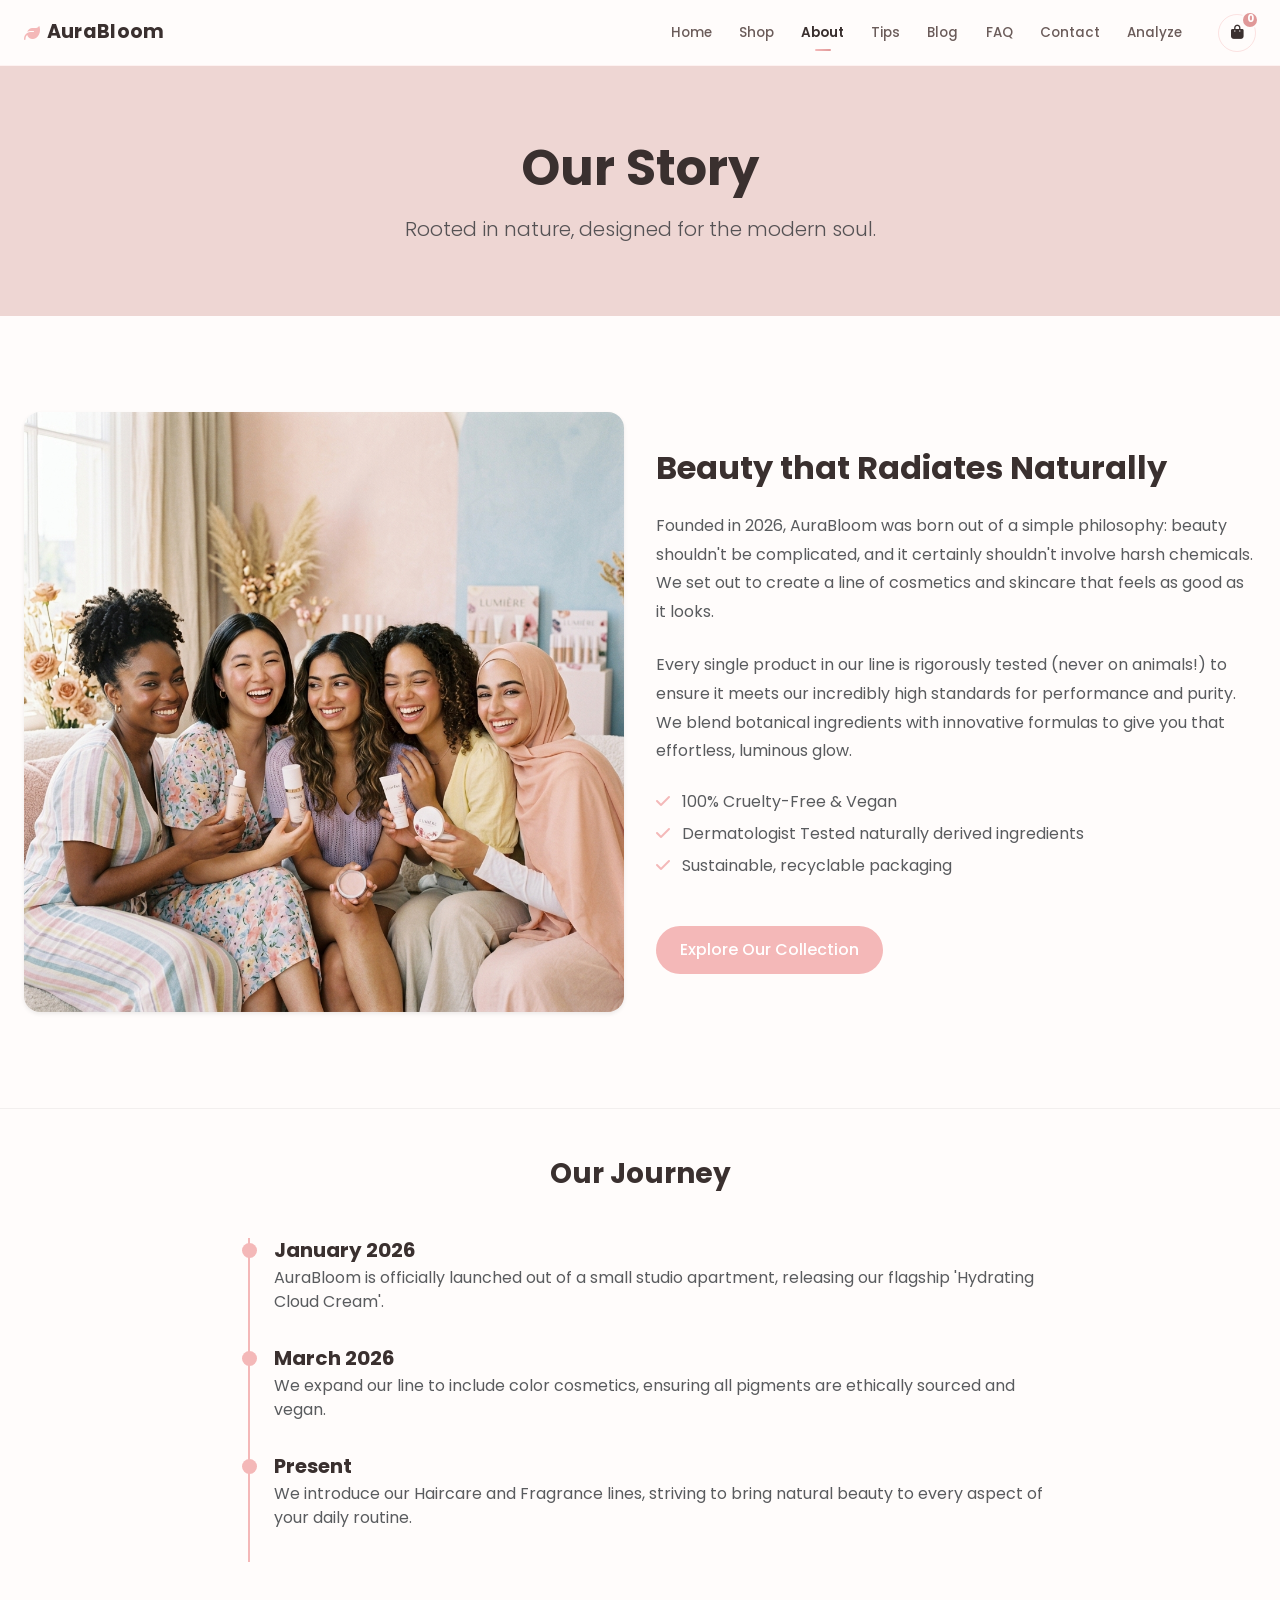
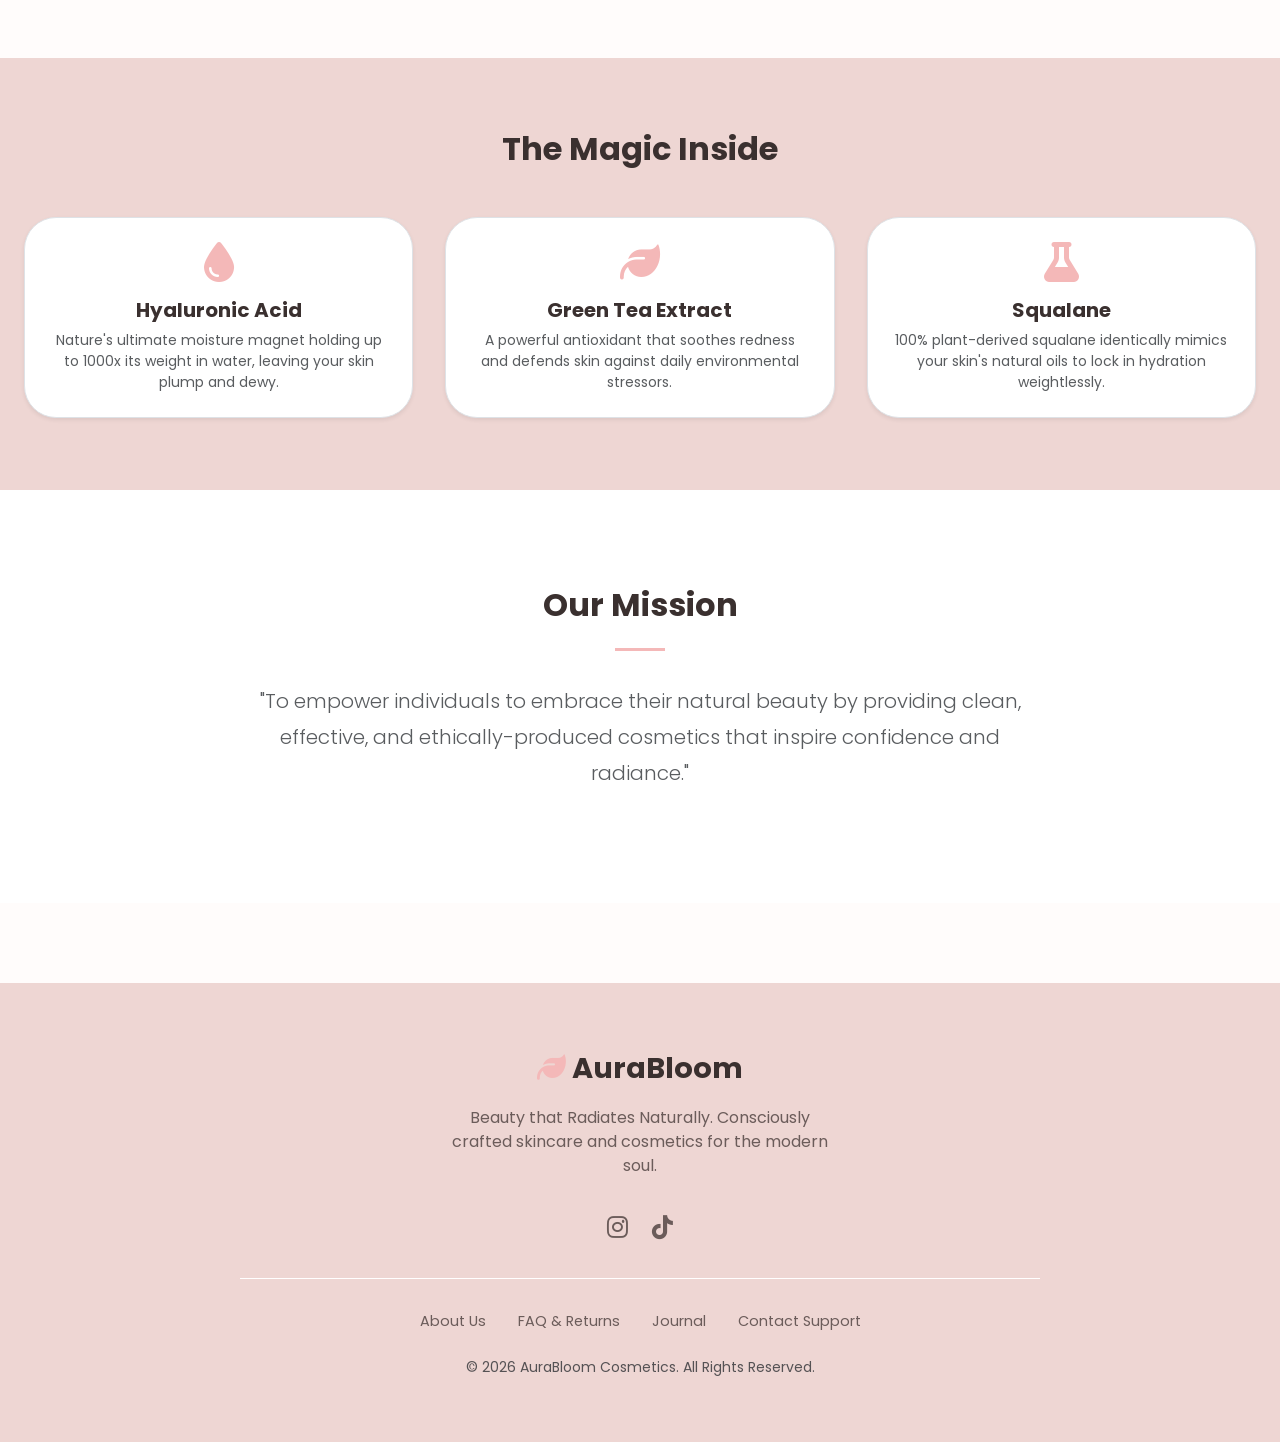
<file: about.html>
﻿<!DOCTYPE html>
<html lang="en">
<head>
    <meta charset="UTF-8">
    <meta name="viewport" content="width=device-width, initial-scale=1.0">
    <title>About Us - AuraBloom</title>
    <link rel="preconnect" href="https://fonts.googleapis.com">
    <link rel="preconnect" href="https://fonts.gstatic.com" crossorigin>
    <link href="https://fonts.googleapis.com/css2?family=Poppins:wght@300;400;500;600;700&display=swap" rel="stylesheet">
    <link href="https://cdn.jsdelivr.net/npm/bootstrap@5.3.0/dist/css/bootstrap.min.css" rel="stylesheet">
    <link rel="stylesheet" href="https://cdnjs.cloudflare.com/ajax/libs/font-awesome/6.4.0/css/all.min.css">
    
    <link rel="stylesheet" href="css/layout.css">
    <link rel="stylesheet" href="css/style.css">
</head>
<body>
    <!-- Navbar -->
    <nav class="ab-nav" id="siteNav">
        <div class="ab-nav-inner">
            <a href="index.html" class="ab-brand"><i class="fa-solid fa-leaf"></i> AuraBloom</a>
            <button class="ab-hamburger" id="navToggle" aria-label="Toggle menu">
                <span></span><span></span><span></span>
            </button>
            <ul class="ab-links" id="navLinks">
                <li><a href="index.html">Home</a></li>
                <li><a href="products.html">Shop</a></li>
                <li><a href="about.html" class="active">About</a></li>
                <li><a href="tips.html">Tips</a></li>
                <li><a href="blog.html">Blog</a></li>
                <li><a href="faq.html">FAQ</a></li>
                <li><a href="contact.html">Contact</a></li>
                <li><a href="analyze.html">Analyze</a></li>
            </ul>
            <div class="ab-actions">
                <a href="products.html" class="ab-cart-btn" title="Cart">
                    <i class="fa-solid fa-bag-shopping"></i>
                    <span class="ab-cart-badge" id="cart-counter">0</span>
                </a>
            </div>
        </div>
    </nav>

    <!-- Page Header -->
    <div class="bg-secondary py-5">
        <div class="custom-container text-center py-4 animate-on-scroll">
            <h1 class="display-5 fw-bold mb-3">Our Story</h1>
            <p class="lead mb-0 text-muted mx-auto" style="max-width: 600px;">Rooted in nature, designed for the modern soul.</p>
        </div>
    </div>

    <!-- About Section -->
    <section class="custom-container py-5 my-5">
        <div class="grid-container grid-2" style="align-items: center;">
            <div class="animate-on-scroll">
                <img src="images/about_image_1776176504159.png" alt="AuraBloom Community" class="rounded-4 shadow-sm w-100">
            </div>
            <div class="animate-on-scroll" style="animation-delay: 0.2s;">
                <h2 class="fw-bold mb-4">Beauty that Radiates Naturally</h2>
                <p class="mb-4 text-muted" style="line-height: 1.8;">
                    Founded in 2026, AuraBloom was born out of a simple philosophy: beauty shouldn't be complicated, and it certainly shouldn't involve harsh chemicals. We set out to create a line of cosmetics and skincare that feels as good as it looks. 
                </p>
                <p class="mb-4 text-muted" style="line-height: 1.8;">
                    Every single product in our line is rigorously tested (never on animals!) to ensure it meets our incredibly high standards for performance and purity. We blend botanical ingredients with innovative formulas to give you that effortless, luminous glow.
                </p>
                <ul class="text-muted mb-5" style="padding-left: 0;">
                    <li class="mb-2"><i class="fa-solid fa-check text-primary-soft me-2"></i> 100% Cruelty-Free & Vegan</li>
                    <li class="mb-2"><i class="fa-solid fa-check text-primary-soft me-2"></i> Dermatologist Tested naturally derived ingredients</li>
                    <li class="mb-2"><i class="fa-solid fa-check text-primary-soft me-2"></i> Sustainable, recyclable packaging</li>
                </ul>
                <a href="products.html" class="custom-btn custom-btn-primary">Explore Our Collection</a>
            </div>
        </div>
    </section>

    <!-- Timeline Section -->
    <section class="custom-container py-5 mb-5" style="border-top: 1px solid rgba(0,0,0,0.05);">
        <div class="flex-row-center flex-column animate-on-scroll text-center mx-auto" style="max-width: 800px;">
            <h3 class="fw-bold mb-5">Our Journey</h3>
            <div class="timeline" style="width: 100%; text-align: left;">
                <div class="timeline-item">
                    <h5 class="fw-bold mb-1">January 2026</h5>
                    <p class="text-muted">AuraBloom is officially launched out of a small studio apartment, releasing our flagship 'Hydrating Cloud Cream'.</p>
                </div>
                <div class="timeline-item">
                    <h5 class="fw-bold mb-1">March 2026</h5>
                    <p class="text-muted">We expand our line to include color cosmetics, ensuring all pigments are ethically sourced and vegan.</p>
                </div>
                <div class="timeline-item">
                    <h5 class="fw-bold mb-1">Present</h5>
                    <p class="text-muted">We introduce our Haircare and Fragrance lines, striving to bring natural beauty to every aspect of your daily routine.</p>
                </div>
            </div>
        </div>
    </section>

    <!-- Core Ingredients Area -->
    <section class="bg-secondary py-5">
        <div class="custom-container py-4 text-center animate-on-scroll">
            <h2 class="fw-bold mb-5">The Magic Inside</h2>
            <div class="grid-container grid-3">
                <div class="bg-white rounded-5 p-4 text-center shadow-sm border">
                    <i class="fa-solid fa-droplet text-primary-soft fs-1 mb-3"></i>
                    <h5 class="fw-bold mb-2">Hyaluronic Acid</h5>
                    <p class="text-muted small mb-0">Nature's ultimate moisture magnet holding up to 1000x its weight in water, leaving your skin plump and dewy.</p>
                </div>
                <div class="bg-white rounded-5 p-4 text-center shadow-sm border">
                    <i class="fa-solid fa-leaf text-primary-soft fs-1 mb-3"></i>
                    <h5 class="fw-bold mb-2">Green Tea Extract</h5>
                    <p class="text-muted small mb-0">A powerful antioxidant that soothes redness and defends skin against daily environmental stressors.</p>
                </div>
                <div class="bg-white rounded-5 p-4 text-center shadow-sm border">
                    <i class="fa-solid fa-flask text-primary-soft fs-1 mb-3"></i>
                    <h5 class="fw-bold mb-2">Squalane</h5>
                    <p class="text-muted small mb-0">100% plant-derived squalane identically mimics your skin's natural oils to lock in hydration weightlessly.</p>
                </div>
            </div>
        </div>
    </section>

    <!-- Mission -->
    <section class="py-5" style="background-color: var(--bg-card);">
        <div class="custom-container py-5 text-center animate-on-scroll">
            <h2 class="fw-bold mb-4">Our Mission</h2>
            <div class="mx-auto" style="width: 50px; height: 3px; background-color: var(--primary-color); margin-bottom: 2rem;"></div>
            <p class="lead text-muted mx-auto" style="max-width: 800px; line-height: 1.8;">
                "To empower individuals to embrace their natural beauty by providing clean, effective, and ethically-produced cosmetics that inspire confidence and radiance."
            </p>
        </div>
    </section>

    <!-- Custom Footer -->
    <footer class="site-footer">
        <div class="site-footer-logo">
            <i class="fa-solid fa-leaf text-primary-soft"></i> AuraBloom
        </div>
        <p class="site-footer-desc">Beauty that Radiates Naturally. Consciously crafted skincare and cosmetics for the modern soul.</p>
        <div class="site-footer-socials">
            <a href="#"><i class="fa-brands fa-instagram"></i></a>
            <a href="#"><i class="fa-brands fa-tiktok"></i></a>
        </div>
        <div class="site-footer-links">
            <a href="about.html">About Us</a>
            <a href="faq.html">FAQ & Returns</a>
            <a href="blog.html">Journal</a>
            <a href="contact.html">Contact Support</a>
        </div>
        <p class="small mb-0 mt-4 text-muted">&copy; 2026 AuraBloom Cosmetics. All Rights Reserved.</p>
    </footer>

    <script src="https://cdn.jsdelivr.net/npm/bootstrap@5.3.0/dist/js/bootstrap.bundle.min.js"></script>
    <script src="js/main.js"></script>
</body>
</html>
</file>
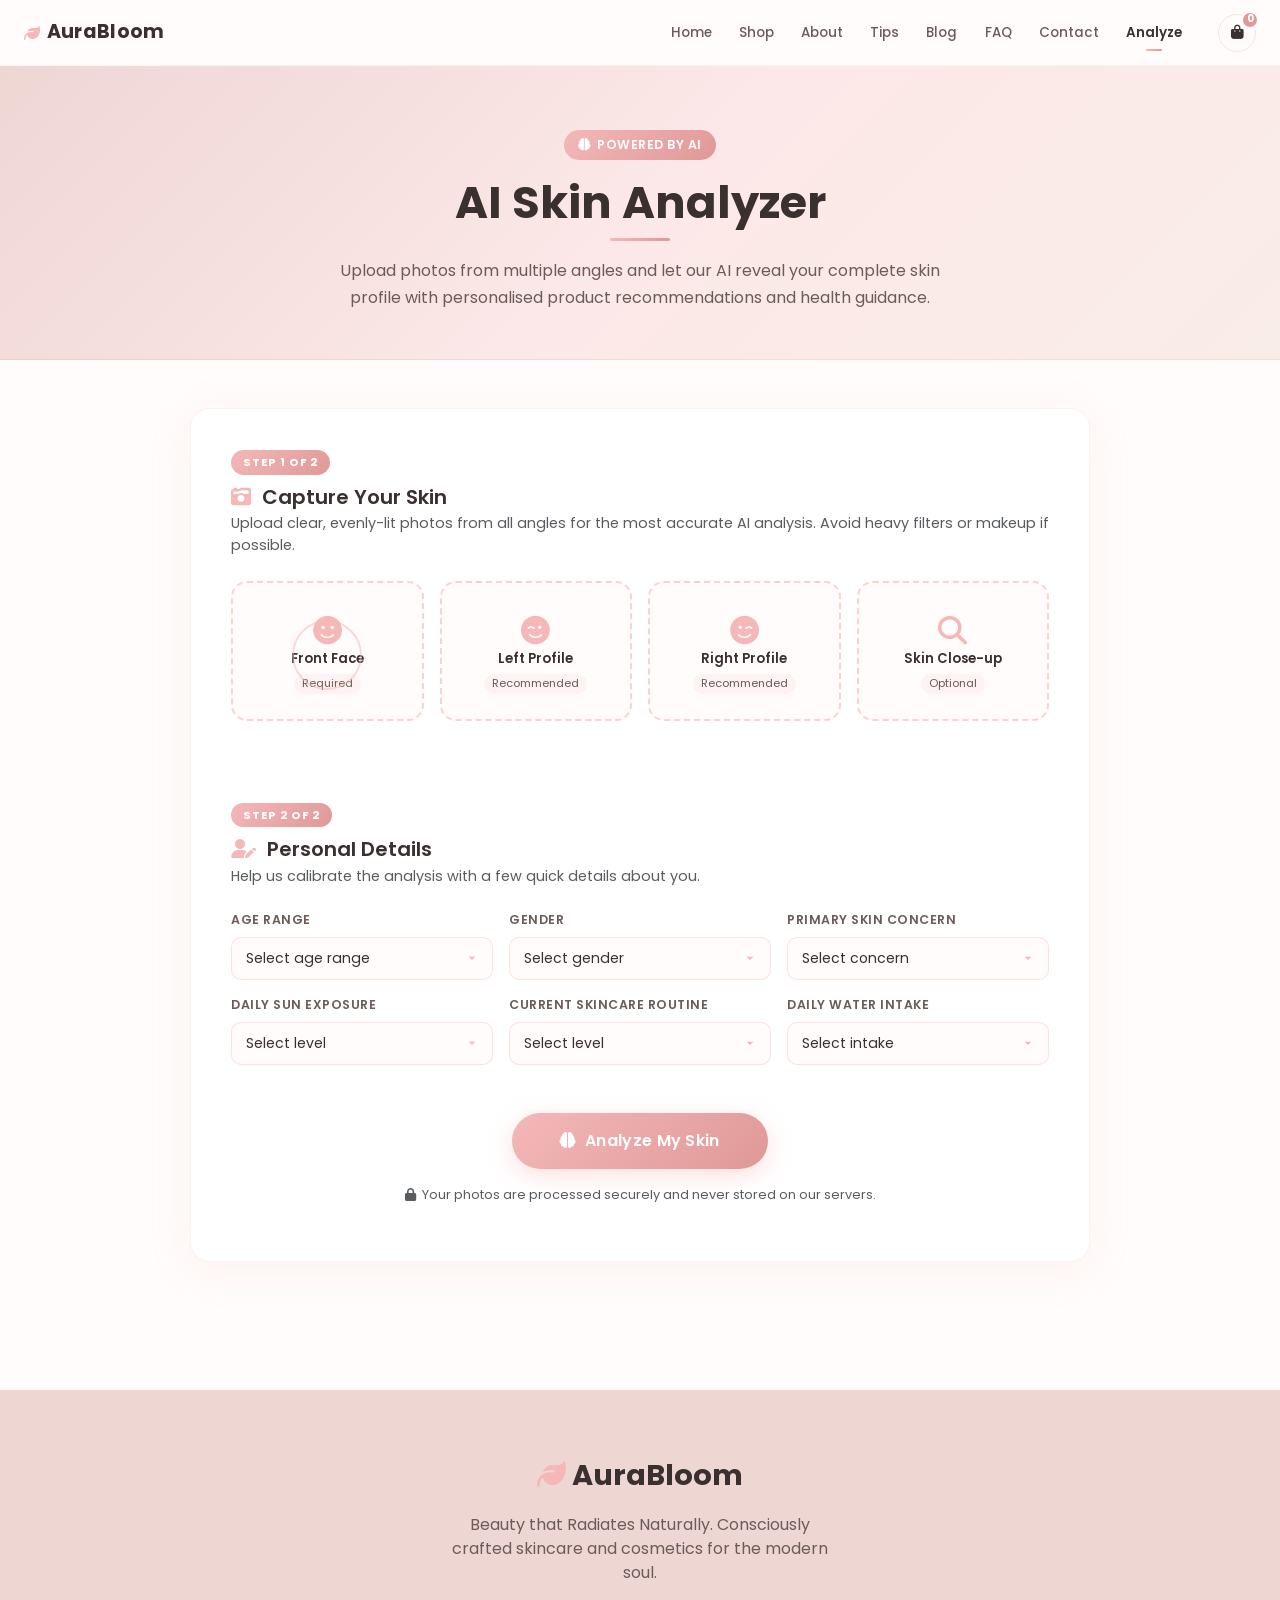
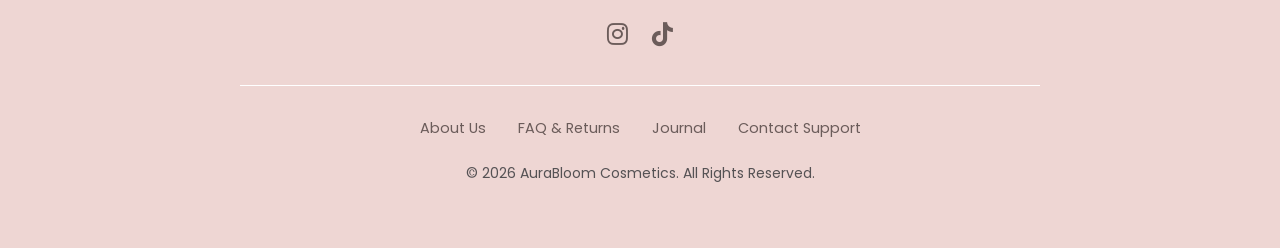
<file: analyze.html>
<!DOCTYPE html>
<html lang="en">

<head>
    <meta charset="UTF-8">
    <meta name="viewport" content="width=device-width, initial-scale=1.0">
    <title>AI Skin Analyzer | AuraBloom</title>
    <meta name="description"
        content="Discover your skin's unique profile with AuraBloom's advanced AI face analyzer. Get personalised product recommendations, skincare routines, and health guidance.">
    <link rel="preconnect" href="https://fonts.googleapis.com">
    <link rel="preconnect" href="https://fonts.gstatic.com" crossorigin>
    <link href="https://fonts.googleapis.com/css2?family=Poppins:wght@300;400;500;600;700&display=swap"
        rel="stylesheet">
    <link href="https://cdn.jsdelivr.net/npm/bootstrap@5.3.0/dist/css/bootstrap.min.css" rel="stylesheet">
    <link rel="stylesheet" href="https://cdnjs.cloudflare.com/ajax/libs/font-awesome/6.4.0/css/all.min.css">

    <link rel="stylesheet" href="css/layout.css">
    <link rel="stylesheet" href="css/style.css">

    <style>
        /* ── Analyze Page Styles ── */

        /* AI Badge */
        .ai-badge {
            display: inline-flex;
            align-items: center;
            gap: 0.4rem;
            background: linear-gradient(135deg, var(--primary-color), var(--primary-hover));
            color: #fff;
            font-size: 0.78rem;
            font-weight: 600;
            padding: 0.35rem 0.9rem;
            border-radius: 50px;
            letter-spacing: 0.5px;
            text-transform: uppercase;
        }

        /* Page header */
        .analyze-page-header {
            background: linear-gradient(135deg, #eed6d3 0%, #fce8e8 50%, #f9ede8 100%);
            border-bottom: 1px solid rgba(244, 184, 184, 0.3);
            padding: 4rem 1rem 3rem;
            text-align: center;
        }
        .analyze-page-header h1 { font-size: clamp(1.8rem, 5vw, 2.8rem); color: var(--text-main); }
        .analyze-page-header p  { color: var(--text-muted); max-width: 600px; margin: 0.75rem auto 0; line-height: 1.7; }

        /* Main analyzer card */
        .analyzer-card {
            background: #fff;
            border-radius: 20px;
            box-shadow: 0 8px 40px rgba(244, 184, 184, 0.15);
            border: 1px solid rgba(244, 184, 184, 0.2);
            padding: 2.5rem;
            max-width: 900px;
            margin: 0 auto;
        }
        @media (max-width: 576px) { .analyzer-card { padding: 1.25rem; } }

        /* Step sections */
        .step-badge {
            display: inline-block;
            background: linear-gradient(135deg, var(--primary-color), var(--primary-hover));
            color: #fff;
            font-size: 0.7rem;
            font-weight: 700;
            text-transform: uppercase;
            letter-spacing: 1px;
            padding: 0.25rem 0.75rem;
            border-radius: 50px;
            margin-bottom: 0.6rem;
        }
        .step-title {
            font-size: 1.25rem;
            font-weight: 600;
            color: var(--text-main);
            margin-bottom: 0.3rem;
        }
        .step-title i { color: var(--primary-color); margin-right: 0.4rem; }
        .step-desc { font-size: 0.9rem; margin-bottom: 1.5rem; }

        /* Photo upload grid */
        .photo-upload-grid {
            display: grid;
            grid-template-columns: repeat(4, 1fr);
            gap: 1rem;
        }
        @media (max-width: 768px) { .photo-upload-grid { grid-template-columns: repeat(2, 1fr); } }
        @media (max-width: 400px) { .photo-upload-grid { grid-template-columns: 1fr 1fr; } }

        .photo-upload-zone {
            position: relative;
            border: 2px dashed rgba(244, 184, 184, 0.6);
            border-radius: 16px;
            padding: 1.5rem 0.75rem 1rem;
            text-align: center;
            cursor: pointer;
            transition: all 0.3s ease;
            background: #fffcfb;
            overflow: hidden;
            min-height: 140px;
            display: flex;
            flex-direction: column;
            align-items: center;
            justify-content: center;
            gap: 0.3rem;
        }
        .photo-upload-zone:hover {
            border-color: var(--primary-color);
            background: rgba(244, 184, 184, 0.06);
            transform: translateY(-2px);
            box-shadow: 0 6px 20px rgba(244, 184, 184, 0.2);
        }
        .photo-upload-zone.uploaded {
            border-style: solid;
            border-color: var(--primary-color);
        }

        /* Scanning ring animation on first zone */
        .scan-ring {
            position: absolute;
            width: 70px; height: 70px;
            border-radius: 50%;
            border: 2px solid rgba(244, 184, 184, 0.5);
            animation: scanPulse 2s ease-in-out infinite;
            pointer-events: none;
        }
        @keyframes scanPulse {
            0%   { transform: scale(0.8); opacity: 1; }
            100% { transform: scale(1.5); opacity: 0; }
        }

        .upload-icon { font-size: 1.8rem; color: var(--primary-color); position: relative; z-index: 1; }
        .upload-label { font-size: 0.82rem; font-weight: 600; color: var(--text-main); }
        .upload-sub {
            font-size: 0.7rem;
            color: var(--text-muted);
            background: rgba(244, 184, 184, 0.15);
            padding: 0.1rem 0.5rem;
            border-radius: 50px;
        }
        .upload-input {
            position: absolute;
            inset: 0;
            opacity: 0;
            cursor: pointer;
            width: 100%;
            height: 100%;
        }

        /* Info grid */
        .info-grid {
            display: grid;
            grid-template-columns: repeat(3, 1fr);
            gap: 1rem;
        }
        @media (max-width: 768px) { .info-grid { grid-template-columns: repeat(2, 1fr); } }
        @media (max-width: 480px) { .info-grid { grid-template-columns: 1fr; } }

        .info-field label {
            display: block;
            font-size: 0.78rem;
            font-weight: 600;
            color: var(--text-muted);
            text-transform: uppercase;
            letter-spacing: 0.5px;
            margin-bottom: 0.4rem;
        }
        .info-select {
            width: 100%;
            padding: 0.65rem 0.9rem;
            border: 1.5px solid rgba(244, 184, 184, 0.4);
            border-radius: 10px;
            font-family: 'Poppins', sans-serif;
            font-size: 0.88rem;
            color: var(--text-main);
            background: #fffcfb;
            outline: none;
            transition: border-color 0.3s;
            cursor: pointer;
            appearance: none;
            background-image: url("data:image/svg+xml,%3Csvg xmlns='http://www.w3.org/2000/svg' width='12' height='12' viewBox='0 0 24 24'%3E%3Cpath fill='%23f4b8b8' d='M7 10l5 5 5-5z'/%3E%3C/svg%3E");
            background-repeat: no-repeat;
            background-position: right 0.75rem center;
            background-size: 16px;
        }
        .info-select:focus { border-color: var(--primary-color); box-shadow: 0 0 0 3px rgba(244,184,184,0.15); }

        /* Analyze button */
        .analyze-btn {
            background: linear-gradient(135deg, var(--primary-color) 0%, var(--primary-hover) 100%);
            color: #fff;
            border: none;
            padding: 1rem 3rem;
            border-radius: 50px;
            font-family: 'Poppins', sans-serif;
            font-size: 1rem;
            font-weight: 600;
            cursor: pointer;
            transition: all 0.3s ease;
            box-shadow: 0 6px 24px rgba(244, 184, 184, 0.45);
            letter-spacing: 0.3px;
        }
        .analyze-btn:hover {
            transform: translateY(-3px);
            box-shadow: 0 10px 32px rgba(244, 184, 184, 0.55);
        }
        .analyze-btn:disabled { opacity: 0.75; cursor: not-allowed; transform: none; }

        /* ── Results Section ── */
        .results-header h2 { font-size: clamp(1.6rem, 4vw, 2.2rem); color: var(--text-main); }

        /* Metrics grid */
        .metrics-grid {
            display: grid;
            grid-template-columns: repeat(3, 1fr);
            gap: 1rem;
        }
        @media (max-width: 768px) { .metrics-grid { grid-template-columns: repeat(2, 1fr); } }
        @media (max-width: 480px) { .metrics-grid { grid-template-columns: 1fr; } }

        .metric-card {
            background: #fff;
            border: 1px solid rgba(244,184,184,0.2);
            border-radius: 16px;
            padding: 1.25rem 1rem;
            text-align: center;
            box-shadow: 0 4px 16px rgba(244,184,184,0.1);
            transition: transform 0.3s ease;
        }
        .metric-card:hover { transform: translateY(-4px); }
        .metric-icon {
            font-size: 1.5rem;
            color: var(--primary-color);
            margin-bottom: 0.5rem;
        }
        .metric-value { font-size: 1.1rem; font-weight: 700; color: var(--text-main); }
        .metric-label { font-size: 0.75rem; color: var(--text-muted); margin-bottom: 0.75rem; }
        .metric-bar {
            height: 6px;
            background: rgba(244,184,184,0.15);
            border-radius: 50px;
            overflow: hidden;
        }
        .metric-fill {
            height: 100%;
            border-radius: 50px;
            animation: fillBar 1.2s ease forwards;
        }
        @keyframes fillBar { from { width: 0 !important; } }

        /* Section cards */
        .section-card {
            background: #fff;
            border: 1px solid rgba(244,184,184,0.2);
            border-radius: 18px;
            padding: 1.75rem 2rem;
            box-shadow: 0 4px 20px rgba(244,184,184,0.08);
        }
        @media (max-width: 576px) { .section-card { padding: 1.25rem; } }
        .section-card-title {
            font-size: 1.1rem;
            font-weight: 700;
            color: var(--text-main);
            margin-bottom: 1.25rem;
            padding-bottom: 0.75rem;
            border-bottom: 2px solid rgba(244,184,184,0.25);
        }
        .section-card-title i { color: var(--primary-color); margin-right: 0.5rem; }

        /* Concerns */
        .concerns-list { display: flex; flex-wrap: wrap; gap: 0.6rem; }
        .concern-tag {
            padding: 0.35rem 0.9rem;
            border-radius: 50px;
            font-size: 0.8rem;
            font-weight: 600;
        }
        .concern-mild   { background: rgba(244,184,184,0.2); color: #c05070; border: 1px solid rgba(244,184,184,0.4); }
        .concern-low    { background: rgba(248,215,107,0.2); color: #a07020; border: 1px solid rgba(248,215,107,0.4); }
        .concern-clear  { background: rgba(100,200,140,0.15); color: #2a7a50; border: 1px solid rgba(100,200,140,0.3); }

        /* Recommended Products */
        .rec-products-grid {
            display: grid;
            grid-template-columns: repeat(3, 1fr);
            gap: 1.25rem;
        }
        @media (max-width: 768px) { .rec-products-grid { grid-template-columns: 1fr; } }

        .rec-product-card {
            border: 1px solid rgba(244,184,184,0.2);
            border-radius: 16px;
            overflow: hidden;
            transition: transform 0.3s ease, box-shadow 0.3s ease;
        }
        .rec-product-card:hover {
            transform: translateY(-5px);
            box-shadow: 0 10px 28px rgba(244,184,184,0.2);
        }
        .rec-product-img-wrap {
            position: relative;
            height: 160px;
            background: linear-gradient(135deg, #fce8e8, #eed6d3);
            display: flex;
            align-items: center;
            justify-content: center;
        }
        .rec-product-img-wrap img {
            position: absolute;
            inset: 0;
            width: 100%;
            height: 100%;
            object-fit: cover;
        }
        .rec-badge {
            position: absolute;
            top: 10px; left: 10px;
            font-size: 0.68rem;
            font-weight: 700;
            padding: 0.2rem 0.6rem;
            border-radius: 50px;
            text-transform: uppercase;
            letter-spacing: 0.5px;
        }
        .rec-badge-top       { background: var(--primary-color); color: #fff; }
        .rec-badge-essential { background: #3a302f; color: #fff; }

        .rec-product-body { padding: 1rem; }
        .rec-product-cat  { font-size: 0.7rem; color: var(--text-muted); text-transform: uppercase; letter-spacing: 0.5px; }
        .rec-product-name { font-size: 0.95rem; font-weight: 700; color: var(--text-main); margin: 0.25rem 0 0.5rem; }
        .rec-product-why  { font-size: 0.78rem; color: var(--text-muted); line-height: 1.5; margin-bottom: 0.5rem; }
        .rec-product-why i { color: #78c898; margin-right: 0.3rem; }
        .rec-product-price { font-size: 1rem; font-weight: 700; color: var(--primary-color); margin-bottom: 0.25rem; }

        /* Routine */
        .routine-grid {
            display: grid;
            grid-template-columns: 1fr 1fr;
            gap: 1.5rem;
        }
        @media (max-width: 640px) { .routine-grid { grid-template-columns: 1fr; } }

        .routine-block { background: #fffcfb; border-radius: 12px; padding: 1.25rem; border: 1px solid rgba(244,184,184,0.15); }
        .routine-time  { font-weight: 700; font-size: 0.9rem; color: var(--primary-color); margin-bottom: 0.75rem; }
        .routine-time i { margin-right: 0.4rem; }
        .routine-steps { list-style: none; padding: 0; margin: 0; display: flex; flex-direction: column; gap: 0.6rem; }
        .routine-steps li { display: flex; align-items: flex-start; gap: 0.6rem; font-size: 0.84rem; color: var(--text-main); line-height: 1.4; }
        .step-num {
            display: inline-flex; align-items: center; justify-content: center;
            min-width: 20px; height: 20px;
            background: var(--primary-color); color: #fff;
            border-radius: 50%; font-size: 0.7rem; font-weight: 700; flex-shrink: 0;
        }

        /* Health guidance */
        .guidance-grid {
            display: grid;
            grid-template-columns: repeat(3, 1fr);
            gap: 1rem;
        }
        @media (max-width: 768px) { .guidance-grid { grid-template-columns: repeat(2, 1fr); } }
        @media (max-width: 480px) { .guidance-grid { grid-template-columns: 1fr; } }

        .guidance-card {
            background: #fffcfb;
            border: 1px solid rgba(244,184,184,0.15);
            border-radius: 14px;
            padding: 1.25rem 1rem;
            text-align: center;
            transition: transform 0.3s ease;
        }
        .guidance-card:hover { transform: translateY(-3px); }
        .guidance-icon { font-size: 1.6rem; color: var(--primary-color); margin-bottom: 0.6rem; display: block; }
        .guidance-card h5 { font-size: 0.9rem; font-weight: 700; color: var(--text-main); margin-bottom: 0.4rem; }
        .guidance-card p  { font-size: 0.8rem; color: var(--text-muted); line-height: 1.55; margin: 0; }

        /* Tips */
        .tips-list { display: flex; flex-direction: column; gap: 0.75rem; }
        .tip-item {
            display: flex;
            align-items: flex-start;
            gap: 0.75rem;
            font-size: 0.88rem;
            color: var(--text-main);
            background: #fffcfb;
            padding: 0.75rem 1rem;
            border-radius: 10px;
            border: 1px solid rgba(244,184,184,0.15);
            line-height: 1.5;
        }
        .tip-item i { color: var(--primary-color); margin-top: 0.15rem; flex-shrink: 0; }

        /* Divider */
        .analyze-divider {
            width: 60px; height: 3px;
            background: linear-gradient(90deg, var(--primary-color), var(--primary-hover));
            border-radius: 50px;
            margin: 0.5rem auto 0;
        }

        /* Loading overlay */
        #loading-overlay {
            display: none;
            position: fixed; inset: 0;
            background: rgba(255,252,251,0.92);
            backdrop-filter: blur(6px);
            z-index: 9999;
            flex-direction: column;
            align-items: center;
            justify-content: center;
            gap: 1.25rem;
        }
        #loading-overlay.active { display: flex; }
        .loading-ring {
            width: 80px; height: 80px;
            border: 4px solid rgba(244,184,184,0.25);
            border-top-color: var(--primary-color);
            border-radius: 50%;
            animation: spin 1s linear infinite;
        }
        @keyframes spin { to { transform: rotate(360deg); } }
        .loading-text { font-size: 1rem; font-weight: 600; color: var(--text-main); }
        .loading-sub  { font-size: 0.82rem; color: var(--text-muted); }

        /* w-100 utility for buttons */
        .w-100 { width: 100%; display: block; text-align: center; }
        .ms-2  { margin-left: 0.5rem; }
    </style>
</head>

<body>

    <!-- Loading Overlay -->
    <div id="loading-overlay">
        <div class="loading-ring"></div>
        <div class="loading-text">Analyzing your skin…</div>
        <div class="loading-sub">Processing multi-angle facial data &amp; AI detection</div>
    </div>

    <!-- Navbar -->
    <nav class="ab-nav" id="siteNav">
        <div class="ab-nav-inner">
            <a href="index.html" class="ab-brand"><i class="fa-solid fa-leaf"></i> AuraBloom</a>
            <button class="ab-hamburger" id="navToggle" aria-label="Toggle menu">
                <span></span><span></span><span></span>
            </button>
            <ul class="ab-links" id="navLinks">
                <li><a href="index.html">Home</a></li>
                <li><a href="products.html">Shop</a></li>
                <li><a href="about.html">About</a></li>
                <li><a href="tips.html">Tips</a></li>
                <li><a href="blog.html">Blog</a></li>
                <li><a href="faq.html">FAQ</a></li>
                <li><a href="contact.html">Contact</a></li>
                <li><a href="analyze.html" class="active">Analyze</a></li>
            </ul>
            <div class="ab-actions">
                <a href="products.html" class="ab-cart-btn" title="Cart">
                    <i class="fa-solid fa-bag-shopping"></i>
                    <span class="ab-cart-badge" id="cart-counter">0</span>
                </a>
            </div>
        </div>
    </nav>

    <!-- Page Header -->
    <section class="analyze-page-header">
        <span class="ai-badge"><i class="fa-solid fa-brain"></i> Powered by AI</span>
        <h1 class="mt-3 mb-2 fw-bold">AI Skin Analyzer</h1>
        <div class="analyze-divider"></div>
        <p class="mt-3">Upload photos from multiple angles and let our AI reveal your complete skin profile with personalised product recommendations and health guidance.</p>
    </section>

    <!-- ── Analysis Input Form ── -->
    <section class="custom-container py-5">
        <div class="analyzer-card">

            <!-- Step 1: Photos -->
            <div class="analyzer-step">
                <div class="step-badge">Step 1 of 2</div>
                <h2 class="step-title"><i class="fa-solid fa-camera-retro"></i> Capture Your Skin</h2>
                <p class="step-desc text-muted">Upload clear, evenly-lit photos from all angles for the most accurate AI analysis. Avoid heavy filters or makeup if possible.</p>

                <div class="photo-upload-grid">
                    <!-- Front -->
                    <div class="photo-upload-zone" id="zone-front">
                        <div class="scan-ring"></div>
                        <i class="fa-solid fa-face-smile upload-icon"></i>
                        <span class="upload-label">Front Face</span>
                        <span class="upload-sub">Required</span>
                        <input type="file" accept="image/*" class="upload-input" id="photo-front">
                    </div>
                    <!-- Left -->
                    <div class="photo-upload-zone" id="zone-left">
                        <i class="fa-solid fa-face-smile-wink upload-icon" style="transform: scaleX(-1);"></i>
                        <span class="upload-label">Left Profile</span>
                        <span class="upload-sub">Recommended</span>
                        <input type="file" accept="image/*" class="upload-input" id="photo-left">
                    </div>
                    <!-- Right -->
                    <div class="photo-upload-zone" id="zone-right">
                        <i class="fa-solid fa-face-smile-wink upload-icon"></i>
                        <span class="upload-label">Right Profile</span>
                        <span class="upload-sub">Recommended</span>
                        <input type="file" accept="image/*" class="upload-input" id="photo-right">
                    </div>
                    <!-- Close-up -->
                    <div class="photo-upload-zone" id="zone-closeup">
                        <i class="fa-solid fa-magnifying-glass upload-icon"></i>
                        <span class="upload-label">Skin Close-up</span>
                        <span class="upload-sub">Optional</span>
                        <input type="file" accept="image/*" class="upload-input" id="photo-closeup">
                    </div>
                </div>
            </div>

            <!-- Divider -->
            <hr style="border-color: rgba(244,184,184,0.2); margin: 2.5rem 0;">

            <!-- Step 2: Personal Details -->
            <div class="analyzer-step">
                <div class="step-badge">Step 2 of 2</div>
                <h2 class="step-title"><i class="fa-solid fa-user-pen"></i> Personal Details</h2>
                <p class="step-desc text-muted">Help us calibrate the analysis with a few quick details about you.</p>

                <div class="info-grid">
                    <div class="info-field">
                        <label>Age Range</label>
                        <select class="info-select">
                            <option value="">Select age range</option>
                            <option>Under 18</option>
                            <option>18 – 24</option>
                            <option>25 – 34</option>
                            <option>35 – 44</option>
                            <option>45 – 54</option>
                            <option>55+</option>
                        </select>
                    </div>
                    <div class="info-field">
                        <label>Gender</label>
                        <select class="info-select">
                            <option value="">Select gender</option>
                            <option>Female</option>
                            <option>Male</option>
                            <option>Non-binary</option>
                            <option>Prefer not to say</option>
                        </select>
                    </div>
                    <div class="info-field">
                        <label>Primary Skin Concern</label>
                        <select class="info-select">
                            <option value="">Select concern</option>
                            <option>Acne &amp; Breakouts</option>
                            <option>Dryness &amp; Dehydration</option>
                            <option>Oiliness</option>
                            <option>Uneven Skin Tone</option>
                            <option>Anti-Aging</option>
                            <option>Sensitivity &amp; Redness</option>
                            <option>Dark Circles</option>
                            <option>Pore Size</option>
                        </select>
                    </div>
                    <div class="info-field">
                        <label>Daily Sun Exposure</label>
                        <select class="info-select">
                            <option value="">Select level</option>
                            <option>Minimal (mostly indoors)</option>
                            <option>Moderate (1 – 3 hrs)</option>
                            <option>High (3+ hrs)</option>
                        </select>
                    </div>
                    <div class="info-field">
                        <label>Current Skincare Routine</label>
                        <select class="info-select">
                            <option value="">Select level</option>
                            <option>None / Minimal</option>
                            <option>Basic (Cleanser + Moisturiser)</option>
                            <option>Intermediate (+ Serum / SPF)</option>
                            <option>Advanced (Full routine)</option>
                        </select>
                    </div>
                    <div class="info-field">
                        <label>Daily Water Intake</label>
                        <select class="info-select">
                            <option value="">Select intake</option>
                            <option>Less than 4 glasses</option>
                            <option>4 – 6 glasses</option>
                            <option>7 – 8 glasses</option>
                            <option>8+ glasses</option>
                        </select>
                    </div>
                </div>
            </div>

            <!-- Submit -->
            <div class="text-center mt-5">
                <button class="analyze-btn" id="analyzeBtn" onclick="runAnalysis()">
                    <i class="fa-solid fa-brain"></i>&nbsp; Analyze My Skin
                </button>
                <p class="text-muted mt-3" style="font-size: 0.8rem;">
                    <i class="fa-solid fa-lock"></i>&nbsp; Your photos are processed securely and never stored on our servers.
                </p>
            </div>

        </div>
    </section>

    <!-- ── Results Section (hidden until submit) ── -->
    <section id="results-section" style="display: none;">
        <div class="custom-container pb-5">

            <!-- Header -->
            <div class="results-header text-center mb-5">
                <span class="ai-badge"><i class="fa-solid fa-circle-check"></i> Analysis Complete</span>
                <h2 class="mt-3 fw-bold">Your Skin Profile</h2>
                <div class="analyze-divider"></div>
                <p class="text-muted mt-3">Based on your uploaded photos and personal details, here is your personalised skin report generated by AuraBloom AI.</p>
            </div>

            <!-- Metrics -->
            <div class="metrics-grid mb-4">
                <div class="metric-card">
                    <div class="metric-icon"><i class="fa-solid fa-droplet"></i></div>
                    <div class="metric-value">Combination</div>
                    <div class="metric-label">Skin Type</div>
                    <div class="metric-bar"><div class="metric-fill" style="width:65%; background: linear-gradient(90deg,#f4b8b8,#e09898);"></div></div>
                </div>
                <div class="metric-card">
                    <div class="metric-icon"><i class="fa-solid fa-calendar"></i></div>
                    <div class="metric-value">22 – 26 yrs</div>
                    <div class="metric-label">Estimated Skin Age</div>
                    <div class="metric-bar"><div class="metric-fill" style="width:42%; background: linear-gradient(90deg,#b8d4f4,#98b8e0);"></div></div>
                </div>
                <div class="metric-card">
                    <div class="metric-icon"><i class="fa-solid fa-palette"></i></div>
                    <div class="metric-value">Warm Beige</div>
                    <div class="metric-label">Skin Tone · Fitzpatrick III</div>
                    <div class="metric-bar"><div class="metric-fill" style="width:55%; background: linear-gradient(90deg,#e8c89a,#c8985a);"></div></div>
                </div>
                <div class="metric-card">
                    <div class="metric-icon"><i class="fa-solid fa-sun"></i></div>
                    <div class="metric-value">Moderate</div>
                    <div class="metric-label">UV Sensitivity</div>
                    <div class="metric-bar"><div class="metric-fill" style="width:50%; background: linear-gradient(90deg,#f4d4b8,#e0a878);"></div></div>
                </div>
                <div class="metric-card">
                    <div class="metric-icon"><i class="fa-solid fa-shield-heart"></i></div>
                    <div class="metric-value">72 / 100</div>
                    <div class="metric-label">Overall Skin Health Score</div>
                    <div class="metric-bar"><div class="metric-fill" style="width:72%; background: linear-gradient(90deg,#b8f4c8,#78c898);"></div></div>
                </div>
                <div class="metric-card">
                    <div class="metric-icon"><i class="fa-solid fa-water"></i></div>
                    <div class="metric-value">Mild</div>
                    <div class="metric-label">Dehydration Level</div>
                    <div class="metric-bar"><div class="metric-fill" style="width:28%; background: linear-gradient(90deg,#f4b8b8,#e09898);"></div></div>
                </div>
            </div>

            <!-- Detected Concerns -->
            <div class="section-card mb-4">
                <h3 class="section-card-title"><i class="fa-solid fa-magnifying-glass-chart"></i> Detected Concerns</h3>
                <div class="concerns-list">
                    <span class="concern-tag concern-mild">Mild Dehydration</span>
                    <span class="concern-tag concern-mild">Slight Uneven Texture</span>
                    <span class="concern-tag concern-low">Minor T-Zone Oiliness</span>
                    <span class="concern-tag concern-low">Faint Under-Eye Circles</span>
                    <span class="concern-tag concern-clear">No Active Acne Detected</span>
                    <span class="concern-tag concern-clear">No Severe Sensitivity</span>
                </div>
            </div>

            <!-- Product Recommendations -->
            <div class="section-card mb-4">
                <h3 class="section-card-title"><i class="fa-solid fa-bag-shopping"></i> Recommended Products</h3>
                <p class="text-muted mb-4" style="font-size: 0.88rem;">Personalised picks from our collection based on your unique skin profile.</p>
                <div class="rec-products-grid">
                    <div class="rec-product-card">
                        <div class="rec-product-img-wrap">
                            <img src="images/moisturizer_1776176468643.png" alt="Hydrating Cloud Cream">
                            <span class="rec-badge rec-badge-top">Top Pick</span>
                        </div>
                        <div class="rec-product-body">
                            <span class="rec-product-cat">Skincare</span>
                            <h4 class="rec-product-name">Hydrating Cloud Cream</h4>
                            <p class="rec-product-why"><i class="fa-solid fa-circle-check"></i> Ideal for combination skin — intense hydration without heaviness</p>
                            <div class="rec-product-price">Rs. 45,000</div>
                            <a href="product-detail.html" class="custom-btn custom-btn-primary w-100 mt-2">View Product</a>
                        </div>
                    </div>
                    <div class="rec-product-card">
                        <div class="rec-product-img-wrap">
                            <img src="images/sunscreen_1776176485041.png" alt="Sheer Glow SPF 50">
                            <span class="rec-badge rec-badge-essential">Essential</span>
                        </div>
                        <div class="rec-product-body">
                            <span class="rec-product-cat">Skincare</span>
                            <h4 class="rec-product-name">Sheer Glow SPF 50</h4>
                            <p class="rec-product-why"><i class="fa-solid fa-circle-check"></i> Moderate UV sensitivity detected — daily SPF is non-negotiable</p>
                            <div class="rec-product-price">Rs. 32,000</div>
                            <a href="product-detail.html" class="custom-btn custom-btn-primary w-100 mt-2">View Product</a>
                        </div>
                    </div>
                    <div class="rec-product-card">
                        <div class="rec-product-img-wrap">
                            <img src="images/foundation_1776176450985.png" alt="Luminous Foundation">
                        </div>
                        <div class="rec-product-body">
                            <span class="rec-product-cat">Makeup</span>
                            <h4 class="rec-product-name">Luminous Foundation</h4>
                            <p class="rec-product-why"><i class="fa-solid fa-circle-check"></i> Warm Beige tone match — buildable coverage for uneven texture</p>
                            <div class="rec-product-price">Rs. 38,000</div>
                            <a href="product-detail.html" class="custom-btn custom-btn-primary w-100 mt-2">View Product</a>
                        </div>
                    </div>
                </div>
            </div>

            <!-- Personalised Routine -->
            <div class="section-card mb-4">
                <h3 class="section-card-title"><i class="fa-solid fa-clipboard-list"></i> Your Personalised Skincare Routine</h3>
                <div class="routine-grid">
                    <div class="routine-block">
                        <div class="routine-time"><i class="fa-solid fa-sun"></i> Morning Routine</div>
                        <ol class="routine-steps">
                            <li><span class="step-num">1</span> Gentle foam cleanser with lukewarm water</li>
                            <li><span class="step-num">2</span> Hydrating toner — pat gently, don't rub</li>
                            <li><span class="step-num">3</span> Vitamin C serum for brightening</li>
                            <li><span class="step-num">4</span> Hydrating Cloud Cream (moisturise)</li>
                            <li><span class="step-num">5</span> Sheer Glow SPF 50 (always the final step)</li>
                        </ol>
                    </div>
                    <div class="routine-block">
                        <div class="routine-time"><i class="fa-solid fa-moon"></i> Evening Routine</div>
                        <ol class="routine-steps">
                            <li><span class="step-num">1</span> Micellar water + oil cleanser (double cleanse)</li>
                            <li><span class="step-num">2</span> Gentle exfoliant — 2× per week only</li>
                            <li><span class="step-num">3</span> Niacinamide serum for pore-minimising</li>
                            <li><span class="step-num">4</span> Hydrating Cloud Cream (night application)</li>
                            <li><span class="step-num">5</span> Eye cream to target under-eye circles</li>
                        </ol>
                    </div>
                </div>
            </div>

            <!-- Health & Lifestyle Guidance -->
            <div class="section-card mb-4">
                <h3 class="section-card-title"><i class="fa-solid fa-heart-pulse"></i> Health &amp; Lifestyle Guidance</h3>
                <div class="guidance-grid">
                    <div class="guidance-card">
                        <i class="fa-solid fa-glass-water guidance-icon"></i>
                        <h5>Hydration</h5>
                        <p>Drink at least 8 glasses of water daily. Your mild dehydration score suggests your skin needs internal hydration support.</p>
                    </div>
                    <div class="guidance-card">
                        <i class="fa-solid fa-bed guidance-icon"></i>
                        <h5>Sleep Quality</h5>
                        <p>Aim for 7–8 hours of deep sleep nightly. Skin repair and collagen synthesis occur primarily during sleep cycles.</p>
                    </div>
                    <div class="guidance-card">
                        <i class="fa-solid fa-apple-whole guidance-icon"></i>
                        <h5>Nutrition</h5>
                        <p>Include antioxidant-rich foods like berries, spinach, and walnuts. Omega-3 fatty acids strengthen the skin barrier.</p>
                    </div>
                    <div class="guidance-card">
                        <i class="fa-solid fa-person-walking guidance-icon"></i>
                        <h5>Exercise</h5>
                        <p>30 minutes of moderate exercise daily improves blood circulation, delivering nutrients to skin cells for a natural glow.</p>
                    </div>
                    <div class="guidance-card">
                        <i class="fa-solid fa-face-smile-beam guidance-icon"></i>
                        <h5>Stress Management</h5>
                        <p>Elevated cortisol triggers T-zone oiliness. Practice mindfulness, yoga, or breathing exercises regularly to manage stress.</p>
                    </div>
                    <div class="guidance-card">
                        <i class="fa-solid fa-umbrella-beach guidance-icon"></i>
                        <h5>Sun Protection</h5>
                        <p>Always wear SPF 50 outdoors. Reapply every 2 hours in direct sunlight. UV damage is the leading cause of premature ageing.</p>
                    </div>
                </div>
            </div>

            <!-- Quick Tips -->
            <div class="section-card mb-5">
                <h3 class="section-card-title"><i class="fa-solid fa-lightbulb"></i> Quick Skin Tips</h3>
                <div class="tips-list">
                    <div class="tip-item"><i class="fa-solid fa-circle-check"></i> Never skip sunscreen — UV rays penetrate clouds even on overcast days.</div>
                    <div class="tip-item"><i class="fa-solid fa-circle-check"></i> Wash your pillowcase every 3–4 days to prevent bacteria transfer to skin.</div>
                    <div class="tip-item"><i class="fa-solid fa-circle-check"></i> Pat (don't rub) your face dry with a clean, soft towel after washing.</div>
                    <div class="tip-item"><i class="fa-solid fa-circle-check"></i> Avoid hot showers — lukewarm water preserves your skin's natural oils.</div>
                    <div class="tip-item"><i class="fa-solid fa-circle-check"></i> Apply moisturiser within 60 seconds of washing to lock in moisture effectively.</div>
                    <div class="tip-item"><i class="fa-solid fa-circle-check"></i> Clean your phone screen daily — it transfers oil and bacteria to your cheeks.</div>
                </div>
            </div>

            <!-- CTA -->
            <div class="text-center pb-2">
                <button class="custom-btn custom-btn-outline"
                    onclick="document.getElementById('results-section').style.display='none'; window.scrollTo({top:0,behavior:'smooth'});">
                    <i class="fa-solid fa-rotate-right"></i> Re-Analyze
                </button>
                <a href="products.html" class="custom-btn custom-btn-primary ms-2">
                    <i class="fa-solid fa-bag-shopping"></i> Shop All Products
                </a>
            </div>

        </div>
    </section>

    <!-- Footer -->
    <footer class="site-footer">
        <div class="site-footer-logo">
            <i class="fa-solid fa-leaf text-primary-soft"></i> AuraBloom
        </div>
        <p class="site-footer-desc">Beauty that Radiates Naturally. Consciously crafted skincare and cosmetics for the modern soul.</p>
        <div class="site-footer-socials">
            <a href="#"><i class="fa-brands fa-instagram"></i></a>
            <a href="#"><i class="fa-brands fa-tiktok"></i></a>
        </div>
        <div class="site-footer-links">
            <a href="about.html">About Us</a>
            <a href="faq.html">FAQ &amp; Returns</a>
            <a href="blog.html">Journal</a>
            <a href="contact.html">Contact Support</a>
        </div>
        <p class="small mb-0 mt-4 text-muted">&copy; 2026 AuraBloom Cosmetics. All Rights Reserved.</p>
    </footer>

    <script src="https://cdn.jsdelivr.net/npm/bootstrap@5.3.2/dist/js/bootstrap.bundle.min.js"></script>
    <script src="js/main.js"></script>
    <script>
        /* ── Photo Preview ── */
        document.querySelectorAll('.upload-input').forEach(input => {
            input.addEventListener('change', function () {
                const zone = this.closest('.photo-upload-zone');
                if (this.files && this.files[0]) {
                    const reader = new FileReader();
                    reader.onload = e => {
                        zone.style.backgroundImage = `url(${e.target.result})`;
                        zone.style.backgroundSize = 'cover';
                        zone.style.backgroundPosition = 'center';
                        zone.style.borderStyle = 'solid';
                        zone.style.borderColor = 'var(--primary-color)';
                        zone.querySelectorAll('.upload-icon, .upload-label, .upload-sub, .scan-ring').forEach(el => el.style.display = 'none');
                    };
                    reader.readAsDataURL(this.files[0]);
                }
            });
        });

        /* ── Analyze Submit (UI only — sample data) ── */
        function runAnalysis() {
            const overlay = document.getElementById('loading-overlay');
            overlay.classList.add('active');
            setTimeout(() => {
                overlay.classList.remove('active');
                const results = document.getElementById('results-section');
                results.style.display = 'block';
                results.scrollIntoView({ behavior: 'smooth', block: 'start' });
            }, 2800);
        }
    </script>

</body>
</html>
</file>
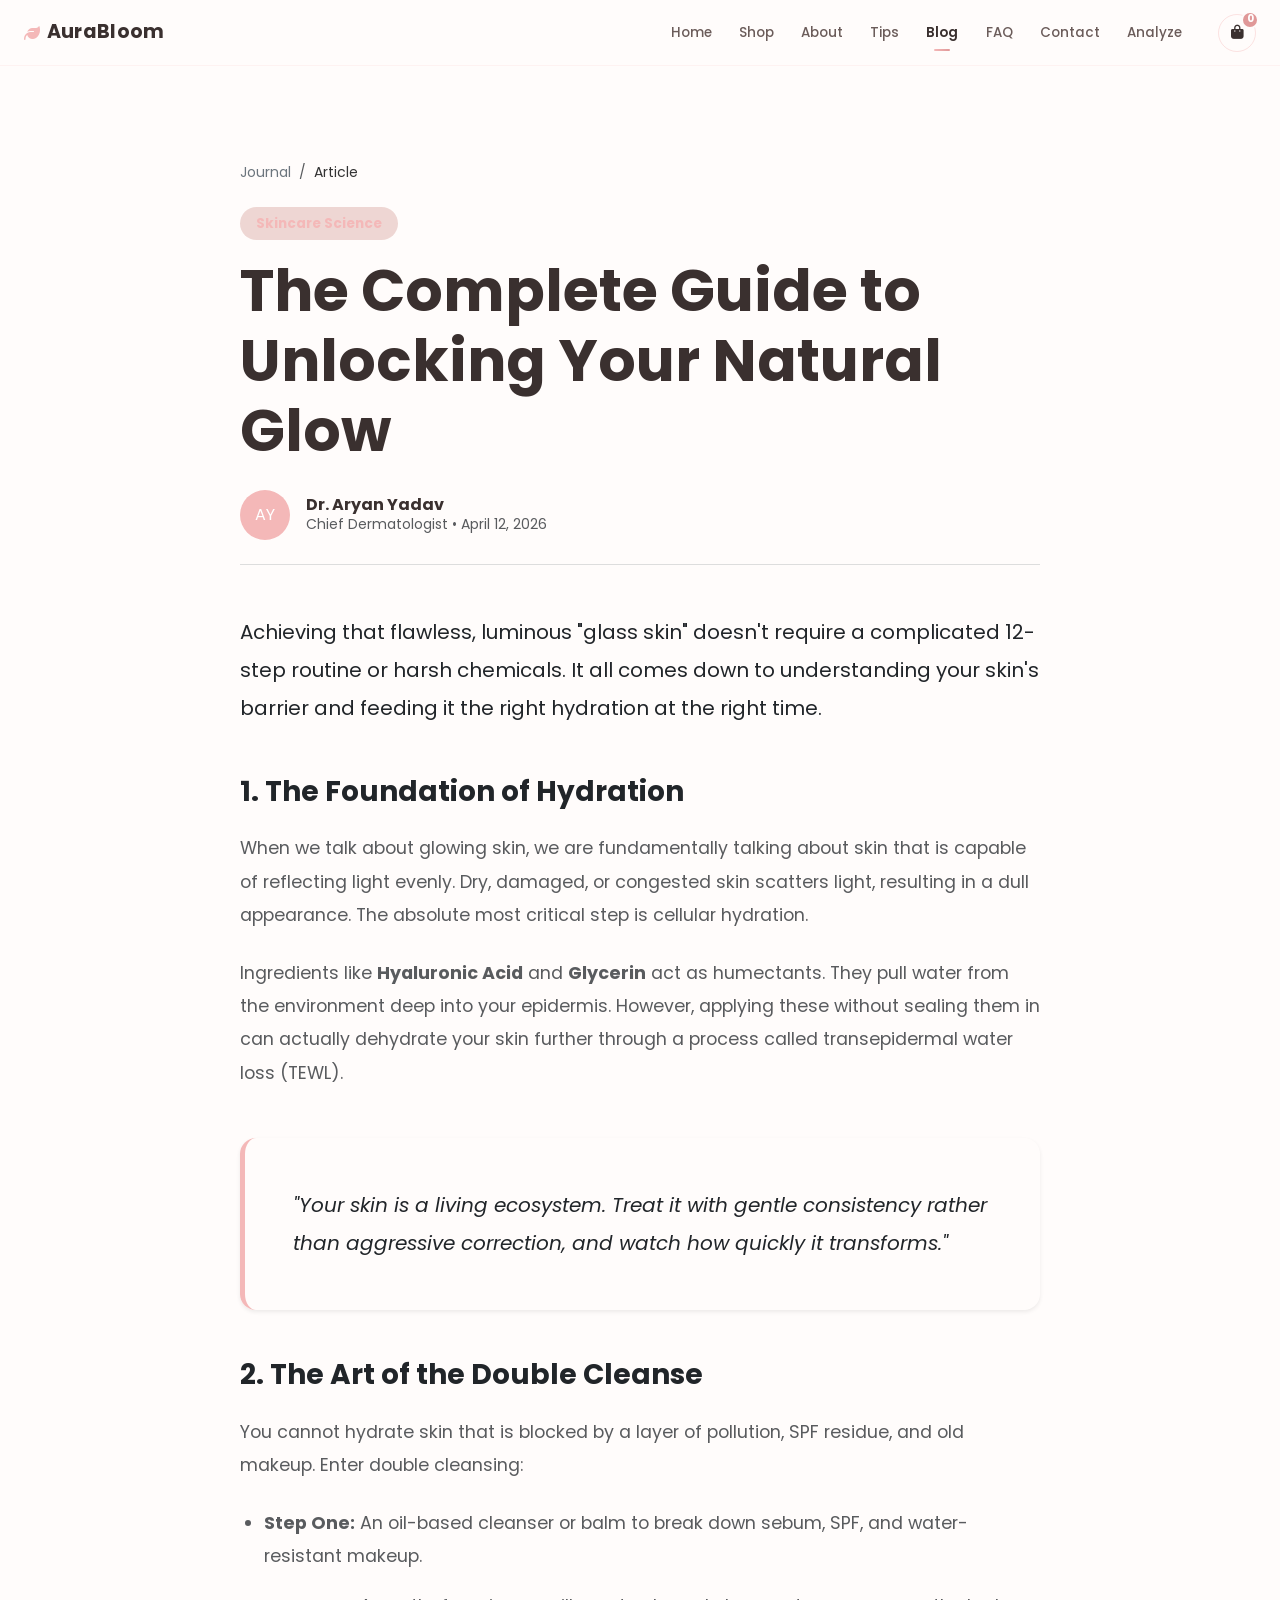
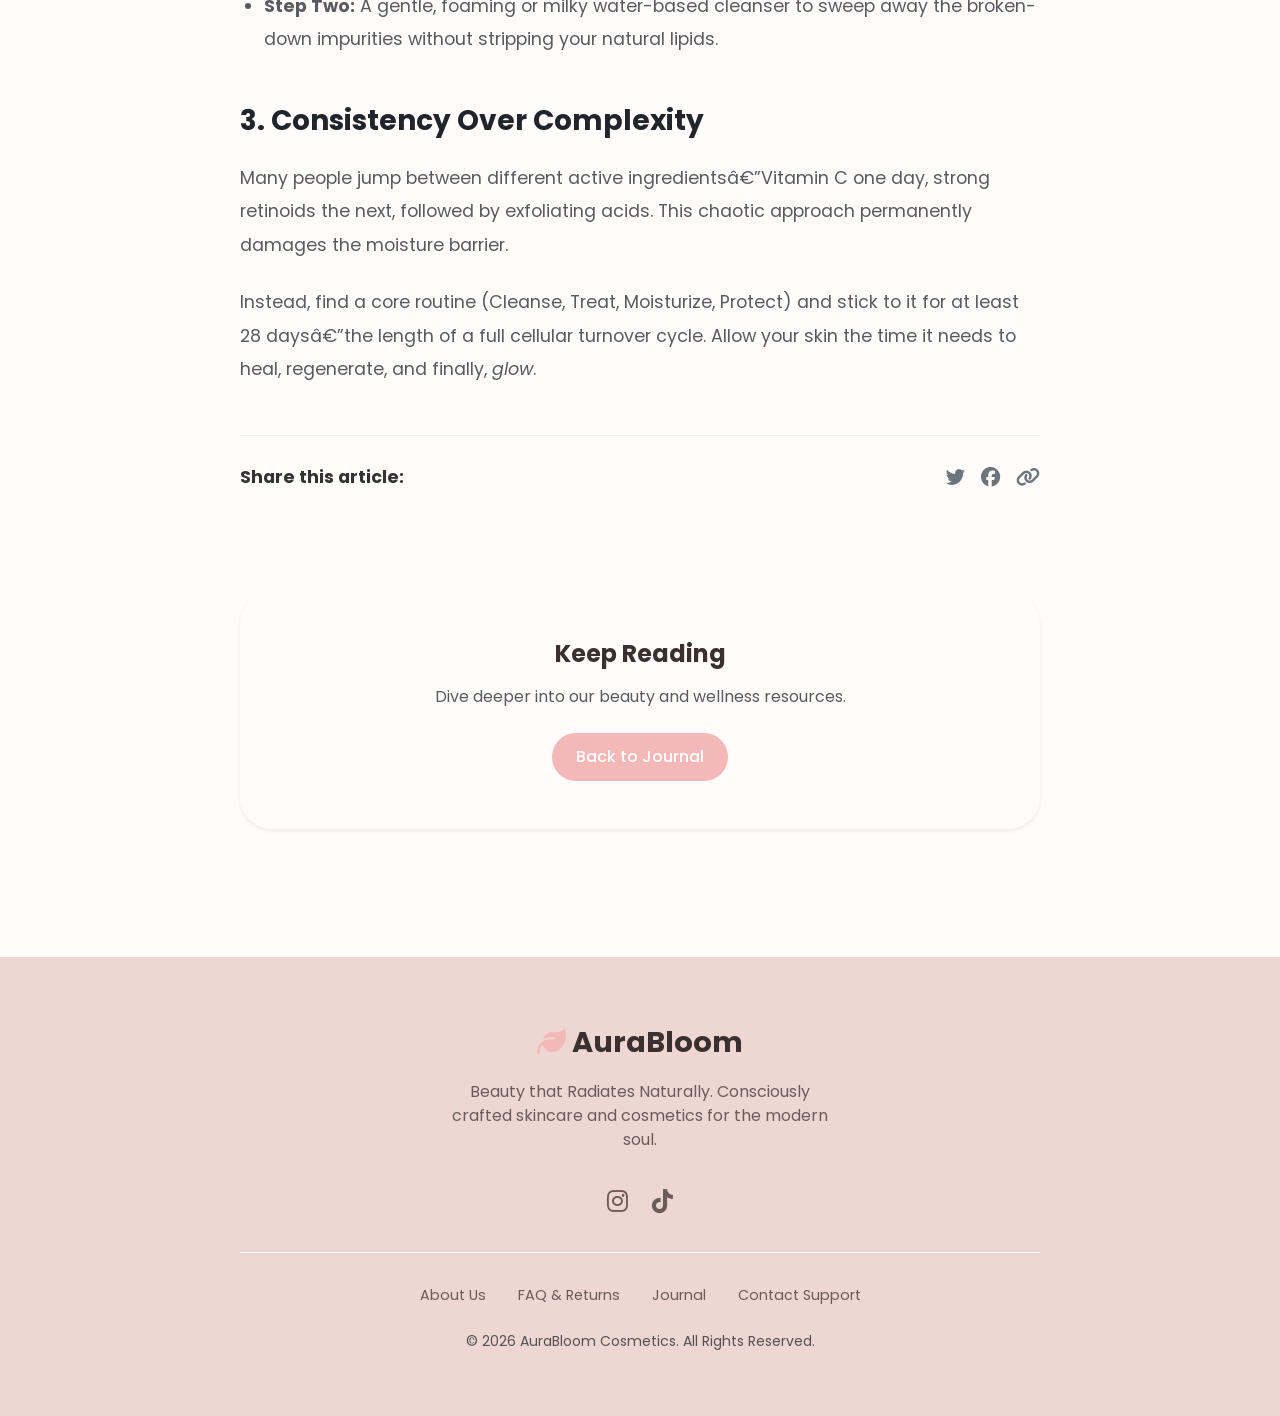
<file: blog-post.html>
﻿<!DOCTYPE html>
<html lang="en">
<head>
    <meta charset="UTF-8">
    <meta name="viewport" content="width=device-width, initial-scale=1.0">
    <title>Sample Article - AuraBloom</title>
    <link rel="preconnect" href="https://fonts.googleapis.com">
    <link rel="preconnect" href="https://fonts.gstatic.com" crossorigin>
    <link href="https://fonts.googleapis.com/css2?family=Poppins:wght@300;400;500;600;700&display=swap" rel="stylesheet">
    <link href="https://cdn.jsdelivr.net/npm/bootstrap@5.3.0/dist/css/bootstrap.min.css" rel="stylesheet">
    <link rel="stylesheet" href="https://cdnjs.cloudflare.com/ajax/libs/font-awesome/6.4.0/css/all.min.css">
    
    <link rel="stylesheet" href="css/layout.css">
    <link rel="stylesheet" href="css/style.css">
</head>
<body>
    <!-- Navbar -->
    <nav class="ab-nav" id="siteNav">
        <div class="ab-nav-inner">
            <a href="index.html" class="ab-brand"><i class="fa-solid fa-leaf"></i> AuraBloom</a>
            <button class="ab-hamburger" id="navToggle" aria-label="Toggle menu">
                <span></span><span></span><span></span>
            </button>
            <ul class="ab-links" id="navLinks">
                <li><a href="index.html">Home</a></li>
                <li><a href="products.html">Shop</a></li>
                <li><a href="about.html">About</a></li>
                <li><a href="tips.html">Tips</a></li>
                <li><a href="blog.html" class="active">Blog</a></li>
                <li><a href="faq.html">FAQ</a></li>
                <li><a href="contact.html">Contact</a></li>
                <li><a href="analyze.html">Analyze</a></li>
            </ul>
            <div class="ab-actions">
                <a href="products.html" class="ab-cart-btn" title="Cart">
                    <i class="fa-solid fa-bag-shopping"></i>
                    <span class="ab-cart-badge" id="cart-counter">0</span>
                </a>
            </div>
        </div>
    </nav>

    <!-- Article Wrapper -->
    <article class="custom-container py-5 my-5">
        <div class="mx-auto" style="max-width: 800px;">
            <div class="animate-on-scroll">
                
                <!-- Breadcrumb -->
                <div class="mb-4 text-muted small" style="display:flex; gap: 0.5rem; color: #6c757d;">
                    <a href="blog.html" style="color: #6c757d;">Journal</a> 
                    <span>/</span> 
                    <span style="color: #333;">Article</span>
                </div>

                <!-- Article Header (No Image) -->
                <header class="mb-5">
                    <span style="background-color: var(--secondary-color); color: var(--primary-color); padding: 0.4rem 1rem; border-radius: 50px; font-size: 0.85rem; font-weight:bold; display: inline-block; margin-bottom: 1rem;">Skincare Science</span>
                    <h1 class="display-4 fw-bold mb-4" style="line-height: 1.2;">The Complete Guide to Unlocking Your Natural Glow</h1>
                    
                    <div class="flex-row-center" style="justify-content: flex-start; padding-bottom: 1.5rem; border-bottom: 1px solid #ddd; margin-bottom: 2rem;">
                        <div class="rounded-5 text-white flex-row-center me-3" style="width: 50px; height: 50px; background-color: var(--primary-color); margin-right: 1rem;">AY</div>
                        <div>
                            <h6 class="fw-bold mb-0">Dr. Aryan Yadav</h6>
                            <p class="text-muted small mb-0">Chief Dermatologist &bull; April 12, 2026</p>
                        </div>
                    </div>
                </header>

                <!-- Article Content -->
                <div class="article-content text-muted" style="line-height: 1.9; font-size: 1.1rem; color: #555;">
                    <p class="lead text-dark mb-5" style="color: #333; font-weight: 400;">
                        Achieving that flawless, luminous "glass skin" doesn't require a complicated 12-step routine or harsh chemicals. It all comes down to understanding your skin's barrier and feeding it the right hydration at the right time.
                    </p>

                    <h3 class="fw-bold text-dark mt-5 mb-4" style="color: #222;">1. The Foundation of Hydration</h3>
                    <p style="margin-bottom: 1.5rem;">
                        When we talk about glowing skin, we are fundamentally talking about skin that is capable of reflecting light evenly. Dry, damaged, or congested skin scatters light, resulting in a dull appearance. The absolute most critical step is cellular hydration.
                    </p>
                    <p style="margin-bottom: 1.5rem;">
                        Ingredients like <strong>Hyaluronic Acid</strong> and <strong>Glycerin</strong> act as humectants. They pull water from the environment deep into your epidermis. However, applying these without sealing them in can actually dehydrate your skin further through a process called transepidermal water loss (TEWL).
                    </p>

                    <blockquote class="bg-card rounded-4 p-5 my-5 shadow-sm" style="border-left: 5px solid var(--primary-color);">
                        <p class="fst-italic mb-0 text-dark" style="font-size: 1.25rem; font-style: italic; color: #333;">"Your skin is a living ecosystem. Treat it with gentle consistency rather than aggressive correction, and watch how quickly it transforms."</p>
                    </blockquote>

                    <h3 class="fw-bold text-dark mt-5 mb-4" style="color: #222;">2. The Art of the Double Cleanse</h3>
                    <p style="margin-bottom: 1.5rem;">
                        You cannot hydrate skin that is blocked by a layer of pollution, SPF residue, and old makeup. Enter double cleansing:
                    </p>
                    <ul class="mb-5" style="padding-left: 1.5rem; list-style: disc;">
                        <li class="mb-3"><strong>Step One:</strong> An oil-based cleanser or balm to break down sebum, SPF, and water-resistant makeup.</li>
                        <li class="mb-3"><strong>Step Two:</strong> A gentle, foaming or milky water-based cleanser to sweep away the broken-down impurities without stripping your natural lipids.</li>
                    </ul>

                    <h3 class="fw-bold text-dark mt-5 mb-4" style="color: #222;">3. Consistency Over Complexity</h3>
                    <p style="margin-bottom: 1.5rem;">
                        Many people jump between different active ingredientsâ€”Vitamin C one day, strong retinoids the next, followed by exfoliating acids. This chaotic approach permanently damages the moisture barrier. 
                    </p>
                    <p style="margin-bottom: 1.5rem;">
                        Instead, find a core routine (Cleanse, Treat, Moisturize, Protect) and stick to it for at least 28 daysâ€”the length of a full cellular turnover cycle. Allow your skin the time it needs to heal, regenerate, and finally, <em>glow</em>.
                    </p>

                    <!-- Article Footer / Share -->
                    <div class="flex-space-between mt-5 pt-4" style="border-top: 1px solid #eee;">
                        <span class="fw-bold" style="color: #333;">Share this article:</span>
                        <div style="display:flex; gap: 1rem;">
                            <a href="#" style="color: #6c757d; font-size: 1.2rem;"><i class="fa-brands fa-twitter"></i></a>
                            <a href="#" style="color: #6c757d; font-size: 1.2rem;"><i class="fa-brands fa-facebook"></i></a>
                            <a href="#" style="color: #6c757d; font-size: 1.2rem;"><i class="fa-solid fa-link"></i></a>
                        </div>
                    </div>
                </div>

            </div>
        </div>
    </article>

    <!-- Next Article Banner -->
    <section class="custom-container mb-5 pb-5">
        <div class="bg-card rounded-5 p-5 text-center shadow-sm animate-on-scroll mx-auto" style="max-width: 800px;">
            <h4 class="fw-bold mb-3">Keep Reading</h4>
            <p class="text-muted mb-4">Dive deeper into our beauty and wellness resources.</p>
            <a href="blog.html" class="custom-btn custom-btn-primary">Back to Journal</a>
        </div>
    </section>

    <!-- Custom Footer -->
    <footer class="site-footer">
        <div class="site-footer-logo">
            <i class="fa-solid fa-leaf text-primary-soft"></i> AuraBloom
        </div>
        <p class="site-footer-desc">Beauty that Radiates Naturally. Consciously crafted skincare and cosmetics for the modern soul.</p>
        <div class="site-footer-socials">
            <a href="#"><i class="fa-brands fa-instagram"></i></a>
            <a href="#"><i class="fa-brands fa-tiktok"></i></a>
        </div>
        <div class="site-footer-links">
            <a href="about.html">About Us</a>
            <a href="faq.html">FAQ & Returns</a>
            <a href="blog.html">Journal</a>
            <a href="contact.html">Contact Support</a>
        </div>
        <p class="small mb-0 mt-4 text-muted">&copy; 2026 AuraBloom Cosmetics. All Rights Reserved.</p>
    </footer>

    <script src="https://cdn.jsdelivr.net/npm/bootstrap@5.3.0/dist/js/bootstrap.bundle.min.js"></script>
    <script src="js/main.js"></script>
</body>
</html>
</file>
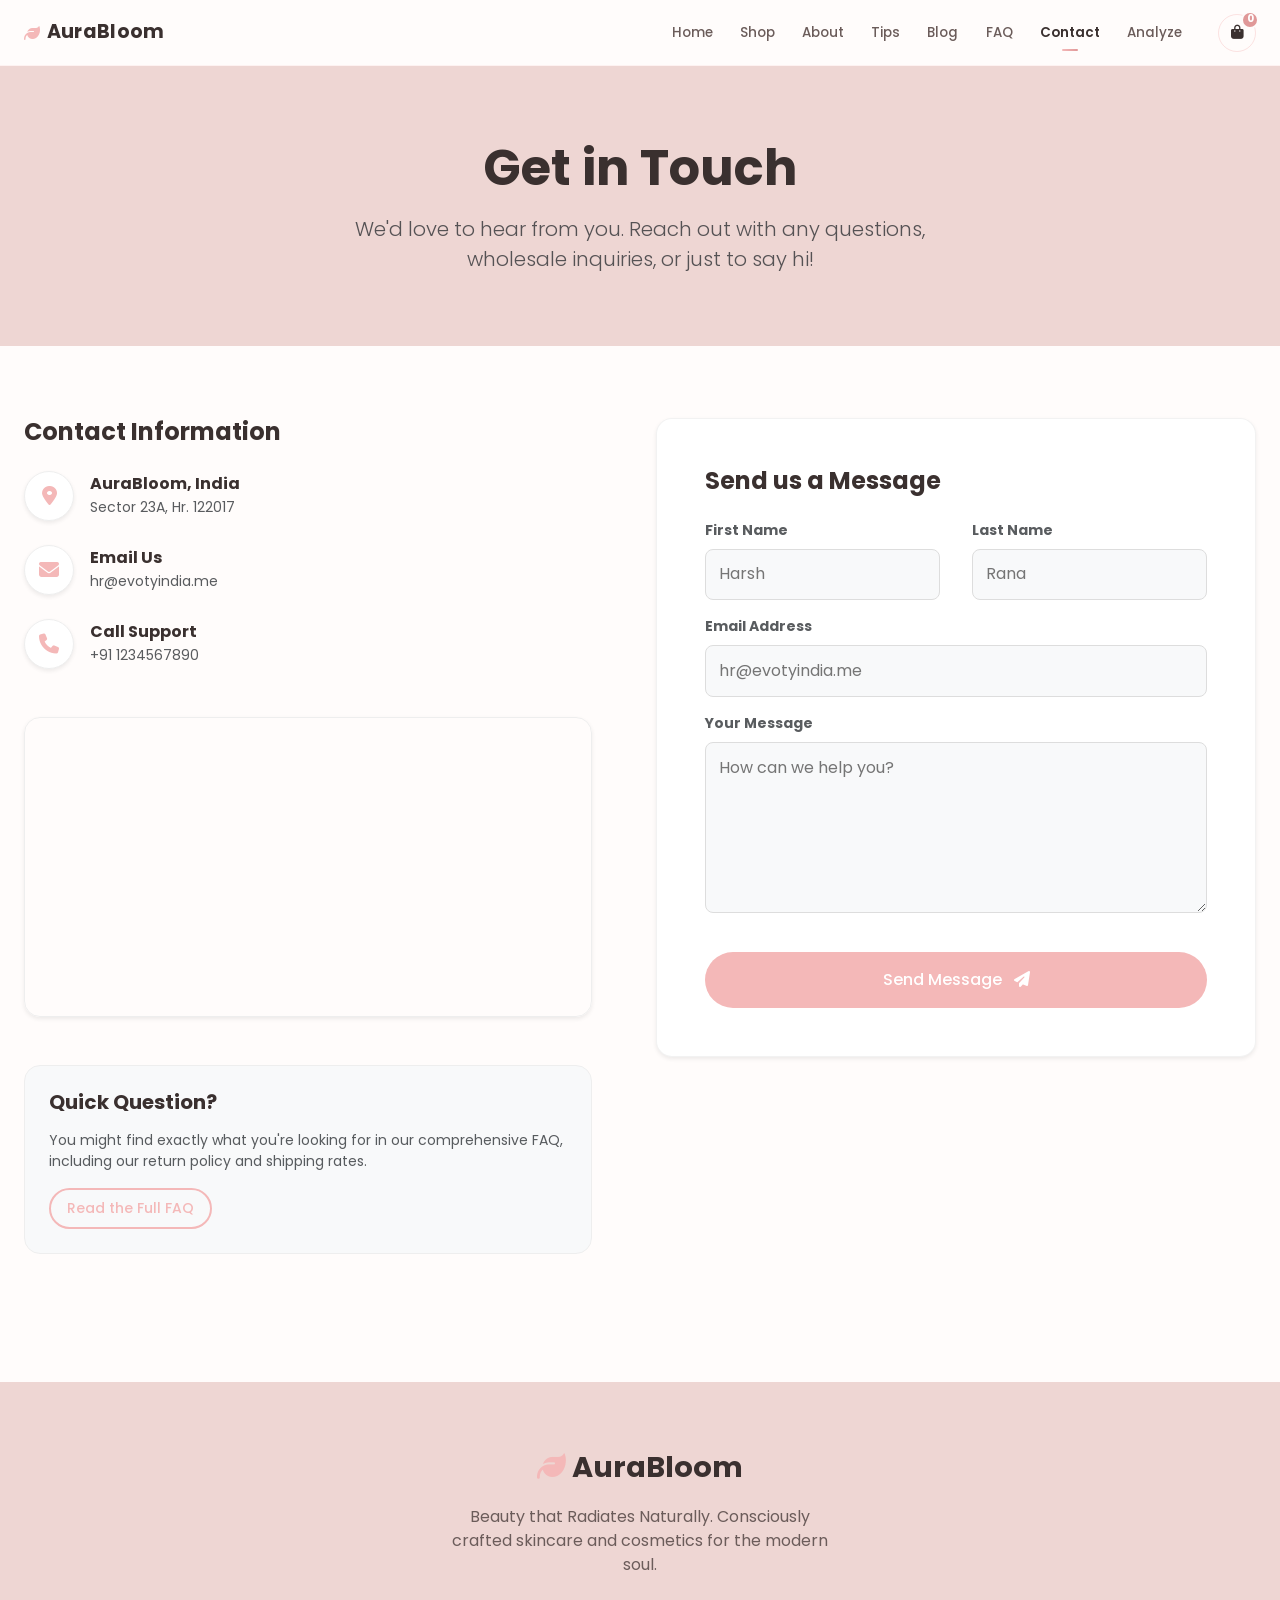
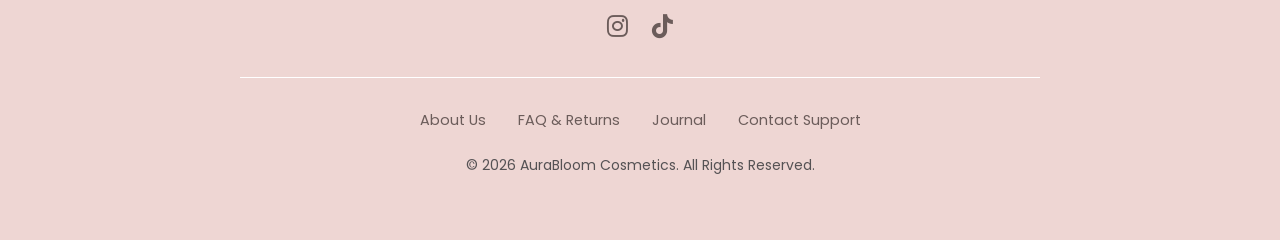
<file: contact.html>
﻿<!DOCTYPE html>
<html lang="en">

<head>
    <meta charset="UTF-8">
    <meta name="viewport" content="width=device-width, initial-scale=1.0">
    <title>Contact Us - AuraBloom</title>
    <link rel="preconnect" href="https://fonts.googleapis.com">
    <link rel="preconnect" href="https://fonts.gstatic.com" crossorigin>
    <link href="https://fonts.googleapis.com/css2?family=Poppins:wght@300;400;500;600;700&display=swap"
        rel="stylesheet">
    <link href="https://cdn.jsdelivr.net/npm/bootstrap@5.3.0/dist/css/bootstrap.min.css" rel="stylesheet">
    <link rel="stylesheet" href="https://cdnjs.cloudflare.com/ajax/libs/font-awesome/6.4.0/css/all.min.css">

    <link rel="stylesheet" href="css/layout.css">
    <link rel="stylesheet" href="css/style.css">
</head>

<body>
    <!-- Navbar -->
    <nav class="ab-nav" id="siteNav">
        <div class="ab-nav-inner">
            <a href="index.html" class="ab-brand"><i class="fa-solid fa-leaf"></i> AuraBloom</a>
            <button class="ab-hamburger" id="navToggle" aria-label="Toggle menu">
                <span></span><span></span><span></span>
            </button>
            <ul class="ab-links" id="navLinks">
                <li><a href="index.html">Home</a></li>
                <li><a href="products.html">Shop</a></li>
                <li><a href="about.html">About</a></li>
                <li><a href="tips.html">Tips</a></li>
                <li><a href="blog.html">Blog</a></li>
                <li><a href="faq.html">FAQ</a></li>
                <li><a href="contact.html" class="active">Contact</a></li>
                <li><a href="analyze.html">Analyze</a></li>
            </ul>
            <div class="ab-actions">
                <a href="products.html" class="ab-cart-btn" title="Cart">
                    <i class="fa-solid fa-bag-shopping"></i>
                    <span class="ab-cart-badge" id="cart-counter">0</span>
                </a>
            </div>
        </div>
    </nav>

    <!-- Header -->
    <div class="bg-secondary py-5">
        <div class="custom-container text-center py-4 animate-on-scroll">
            <h1 class="display-5 fw-bold mb-3">Get in Touch</h1>
            <p class="lead mb-0 text-muted mx-auto" style="max-width: 600px;">We'd love to hear from you. Reach out with
                any questions, wholesale inquiries, or just to say hi!</p>
        </div>
    </div>

    <!-- Contact & Map Section -->
    <section class="custom-container py-5 my-4">
        <div class="grid-container grid-2">
            <!-- Contact Info & Micro-FAQ -->
            <div class="animate-on-scroll" style="padding-right: 2rem;">
                <h4 class="fw-bold mb-4">Contact Information</h4>

                <div class="flex-row-center mb-4" style="justify-content: flex-start;">
                    <div class="bg-white rounded-5 shadow-sm flex-row-center me-3"
                        style="width: 50px; height: 50px; border: 1px solid #eee; margin-right: 1.5rem;">
                        <i class="fa-solid fa-location-dot text-primary-soft fs-5"></i>
                    </div>
                    <div>
                        <h6 class="fw-bold mb-1">AuraBloom, India</h6>
                        <p class="text-muted small mb-0">Sector 23A, Hr. 122017</p>
                    </div>
                </div>

                <div class="flex-row-center mb-4" style="justify-content: flex-start;">
                    <div class="bg-white rounded-5 shadow-sm flex-row-center me-3"
                        style="width: 50px; height: 50px; border: 1px solid #eee; margin-right: 1.5rem;">
                        <i class="fa-solid fa-envelope text-primary-soft fs-5"></i>
                    </div>
                    <div>
                        <h6 class="fw-bold mb-1">Email Us</h6>
                        <p class="text-muted small mb-0">hr@evotyindia.me</p>
                    </div>
                </div>

                <div class="flex-row-center mb-5" style="justify-content: flex-start;">
                    <div class="bg-white rounded-5 shadow-sm flex-row-center me-3"
                        style="width: 50px; height: 50px; border: 1px solid #eee; margin-right: 1.5rem;">
                        <i class="fa-solid fa-phone text-primary-soft fs-5"></i>
                    </div>
                    <div>
                        <h6 class="fw-bold mb-1">Call Support</h6>
                        <p class="text-muted small mb-0">+91 1234567890</p>
                    </div>
                </div>

                <!-- Map Embed -->
                <div class="rounded-4 mb-5 shadow-sm overflow-hidden"
                    style="height: 300px; border: 1px solid #eee;">
                    <iframe src="https://www.google.com/maps/embed?pb=!1m18!1m12!1m3!1d3506.2002679600378!2d77.04727471164081!3d28.503621775634212!2m3!1f0!2f0!3f0!3m2!1i1024!2i768!4f13.1!3m3!1m2!1s0x390d199c98e90ff1%3A0x8b2aa76c53fb738e!2sThe%20NorthCap%20University!5e0!3m2!1sen!2sin!4v1776190371955!5m2!1sen!2sin" width="100%" height="100%" style="border:0;" allowfullscreen="" loading="lazy" referrerpolicy="no-referrer-when-downgrade"></iframe>
                </div>

                <!-- Micro FAQ -->
                <div class="p-4 rounded-4" style="background-color: #f8f9fa; border: 1px solid #eee;">
                    <h5 class="fw-bold mb-3">Quick Question?</h5>
                    <p class="small text-muted mb-3">You might find exactly what you're looking for in our comprehensive
                        FAQ, including our return policy and shipping rates.</p>
                    <a href="faq.html" class="custom-btn custom-btn-outline"
                        style="padding: 0.5rem 1rem; font-size: 0.875rem;">Read the Full FAQ</a>
                </div>
            </div>

            <!-- Contact Form -->
            <div class="animate-on-scroll" style="animation-delay: 0.2s;">
                <div class="bg-white border-0 shadow-sm p-5 rounded-4"
                    style="border: 1px solid rgba(0,0,0,0.05) !important;">
                    <h4 class="fw-bold mb-4">Send us a Message</h4>
                    <div id="formAlert"></div>

                    <form id="contactForm">
                        <div class="grid-container grid-2 mb-3">
                            <div>
                                <label for="name" class="fw-bold text-muted small"
                                    style="display:block; margin-bottom: 0.5rem;">First Name</label>
                                <input type="text" id="name" placeholder="Harsh"
                                    style="width:100%; padding:0.8rem; border-radius:8px; border:1px solid #ddd; outline:none; background:#f8f9fa;">
                            </div>
                            <div>
                                <label for="lname" class="fw-bold text-muted small"
                                    style="display:block; margin-bottom: 0.5rem;">Last Name</label>
                                <input type="text" id="lname" placeholder="Rana"
                                    style="width:100%; padding:0.8rem; border-radius:8px; border:1px solid #ddd; outline:none; background:#f8f9fa;">
                            </div>
                        </div>
                        <div class="mb-3 mt-3">
                            <label for="email" class="fw-bold text-muted small"
                                style="display:block; margin-bottom: 0.5rem;">Email Address</label>
                            <input type="email" id="email" placeholder="hr@evotyindia.me"
                                style="width:100%; padding:0.8rem; border-radius:8px; border:1px solid #ddd; outline:none; background:#f8f9fa;">
                        </div>
                        <div class="mb-4 mt-3">
                            <label for="message" class="fw-bold text-muted small"
                                style="display:block; margin-bottom: 0.5rem;">Your Message</label>
                            <textarea id="message" rows="6" placeholder="How can we help you?"
                                style="width:100%; padding:0.8rem; border-radius:8px; border:1px solid #ddd; outline:none; background:#f8f9fa;"></textarea>
                        </div>
                        <button type="submit" class="custom-btn custom-btn-primary w-100 mt-2 py-3">Send Message <i
                                class="fa-solid fa-paper-plane ms-2"></i></button>
                    </form>
                </div>
            </div>
        </div>
    </section>

    <!-- Custom Footer -->
    <footer class="site-footer">
        <div class="site-footer-logo">
            <i class="fa-solid fa-leaf text-primary-soft"></i> AuraBloom
        </div>
        <p class="site-footer-desc">Beauty that Radiates Naturally. Consciously crafted skincare and cosmetics for the
            modern soul.</p>
        <div class="site-footer-socials">
            <a href="#"><i class="fa-brands fa-instagram"></i></a>
            <a href="#"><i class="fa-brands fa-tiktok"></i></a>
        </div>
        <div class="site-footer-links">
            <a href="about.html">About Us</a>
            <a href="faq.html">FAQ & Returns</a>
            <a href="blog.html">Journal</a>
            <a href="contact.html">Contact Support</a>
        </div>
        <p class="small mb-0 mt-4 text-muted">&copy; 2026 AuraBloom Cosmetics. All Rights Reserved.</p>
    </footer>

    <script src="https://cdn.jsdelivr.net/npm/bootstrap@5.3.0/dist/js/bootstrap.bundle.min.js"></script>
    <script src="js/main.js"></script>
</body>

</html>
</file>
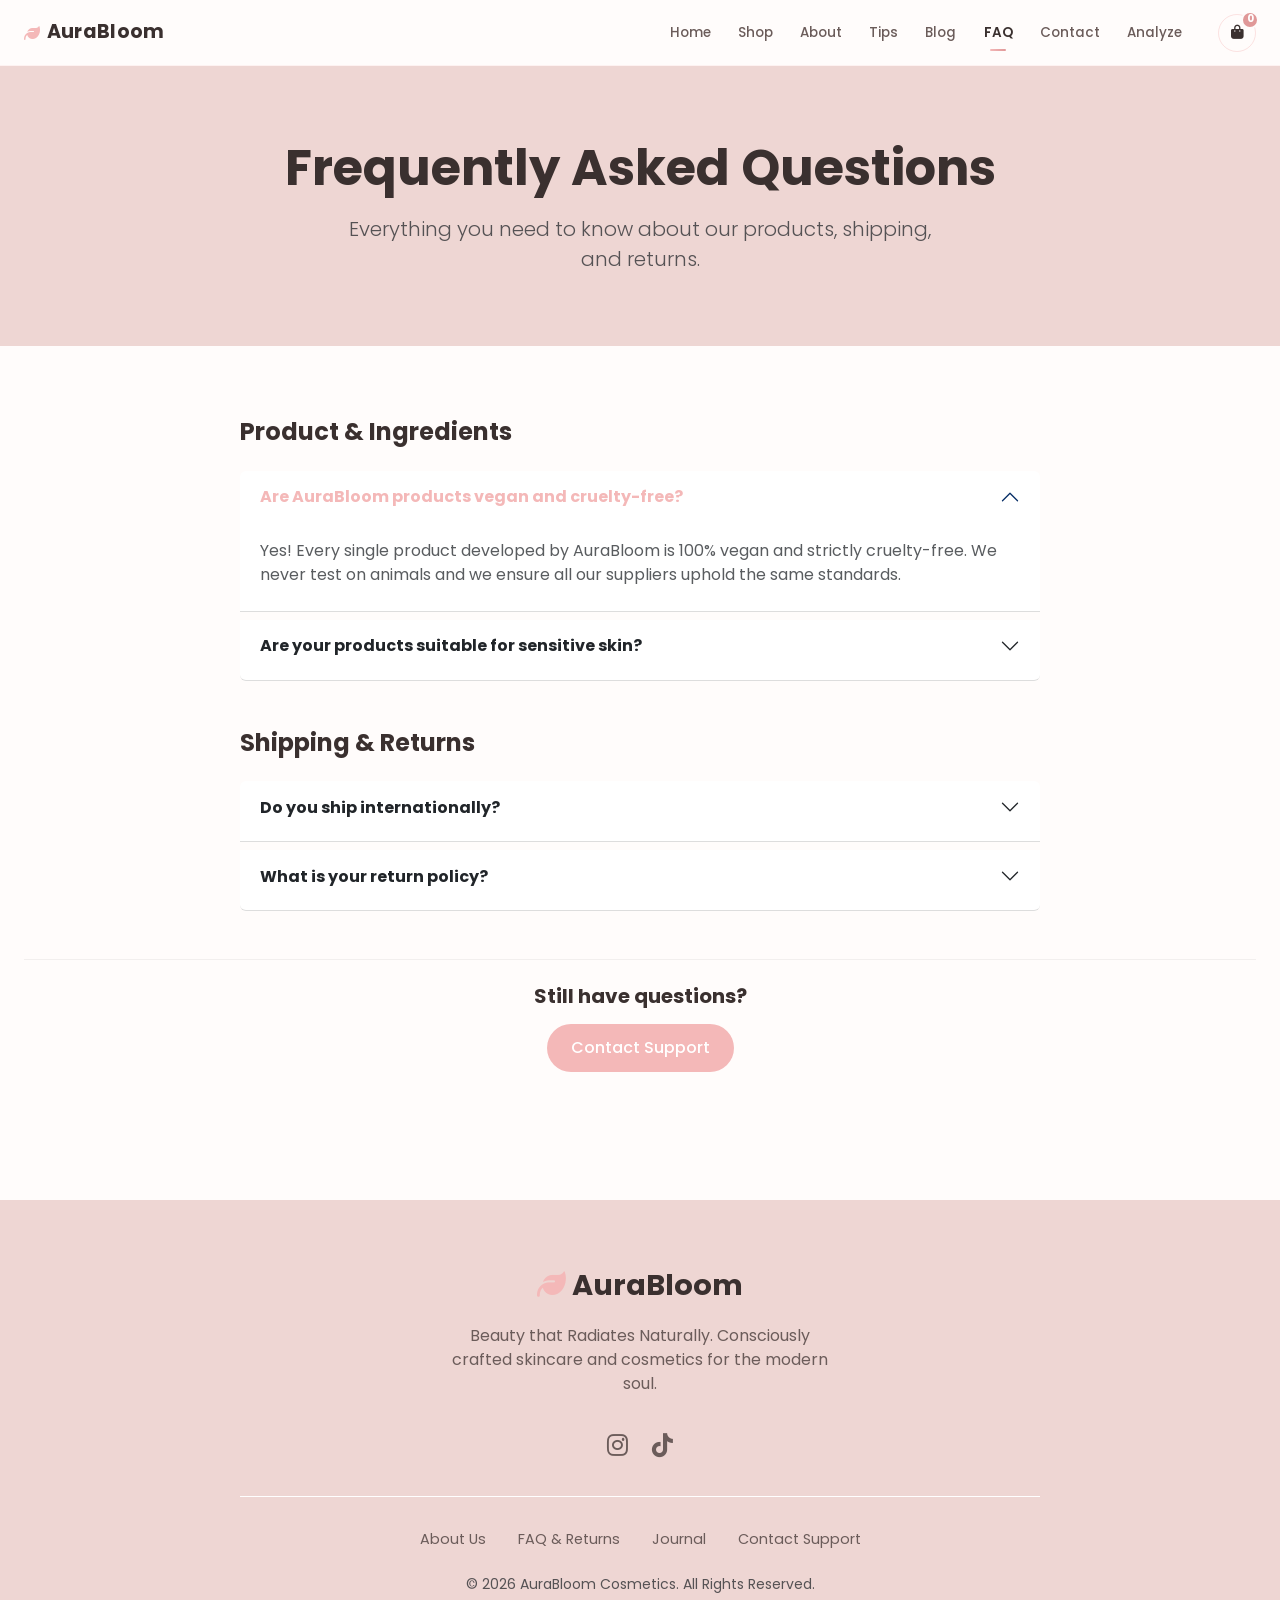
<file: faq.html>
﻿<!DOCTYPE html>
<html lang="en">
<head>
    <meta charset="UTF-8">
    <meta name="viewport" content="width=device-width, initial-scale=1.0">
    <title>FAQ - AuraBloom</title>
    <link rel="preconnect" href="https://fonts.googleapis.com">
    <link rel="preconnect" href="https://fonts.gstatic.com" crossorigin>
    <link href="https://fonts.googleapis.com/css2?family=Poppins:wght@300;400;500;600;700&display=swap" rel="stylesheet">
    <link href="https://cdn.jsdelivr.net/npm/bootstrap@5.3.0/dist/css/bootstrap.min.css" rel="stylesheet"> <!-- Kept specifically for Bootstrap Accordion JS handling -->
    <link rel="stylesheet" href="https://cdnjs.cloudflare.com/ajax/libs/font-awesome/6.4.0/css/all.min.css">
    
    <link rel="stylesheet" href="css/layout.css">
    <link rel="stylesheet" href="css/style.css">
</head>
<body>
    <!-- Navbar -->
    <nav class="ab-nav" id="siteNav">
        <div class="ab-nav-inner">
            <a href="index.html" class="ab-brand"><i class="fa-solid fa-leaf"></i> AuraBloom</a>
            <button class="ab-hamburger" id="navToggle" aria-label="Toggle menu">
                <span></span><span></span><span></span>
            </button>
            <ul class="ab-links" id="navLinks">
                <li><a href="index.html">Home</a></li>
                <li><a href="products.html">Shop</a></li>
                <li><a href="about.html">About</a></li>
                <li><a href="tips.html">Tips</a></li>
                <li><a href="blog.html">Blog</a></li>
                <li><a href="faq.html" class="active">FAQ</a></li>
                <li><a href="contact.html">Contact</a></li>
                <li><a href="analyze.html">Analyze</a></li>
            </ul>
            <div class="ab-actions">
                <a href="products.html" class="ab-cart-btn" title="Cart">
                    <i class="fa-solid fa-bag-shopping"></i>
                    <span class="ab-cart-badge" id="cart-counter">0</span>
                </a>
            </div>
        </div>
    </nav>

    <!-- Header -->
    <div class="bg-secondary py-5">
        <div class="custom-container text-center py-4 animate-on-scroll">
            <h1 class="display-5 fw-bold mb-3">Frequently Asked Questions</h1>
            <p class="lead mb-0 text-muted mx-auto" style="max-width: 600px;">Everything you need to know about our products, shipping, and returns.</p>
        </div>
    </div>

    <!-- FAQ Accordion Container (Utilizes Bootstrap Accordion Collapse JS but Custom Wrapping) -->
    <section class="custom-container py-5 my-4">
        <div class="mx-auto" style="max-width: 800px;">
            <div class="animate-on-scroll">
                
                <h4 class="fw-bold mb-4">Product & Ingredients</h4>
                <div class="accordion mb-5" id="faqProduct">
                    <!-- Bootstrap Accordion Item logic -->
                    <div class="accordion-item" style="border:none; border-bottom:1px solid #ddd; margin-bottom: 0.5rem; padding-bottom: 0.5rem;">
                        <h2 class="accordion-header">
                            <button class="accordion-button bg-transparent fw-bold" style="border:none; box-shadow:none;" type="button" data-bs-toggle="collapse" data-bs-target="#collapseOne" aria-expanded="true">
                                Are AuraBloom products vegan and cruelty-free?
                            </button>
                        </h2>
                        <div id="collapseOne" class="accordion-collapse collapse show" data-bs-parent="#faqProduct">
                            <div class="accordion-body text-muted">
                                Yes! Every single product developed by AuraBloom is 100% vegan and strictly cruelty-free. We never test on animals and we ensure all our suppliers uphold the same standards.
                            </div>
                        </div>
                    </div>
                    <div class="accordion-item" style="border:none; border-bottom:1px solid #ddd; margin-bottom: 0.5rem; padding-bottom: 0.5rem;">
                        <h2 class="accordion-header">
                            <button class="accordion-button collapsed bg-transparent fw-bold" style="border:none; box-shadow:none;" type="button" data-bs-toggle="collapse" data-bs-target="#collapseTwo">
                                Are your products suitable for sensitive skin?
                            </button>
                        </h2>
                        <div id="collapseTwo" class="accordion-collapse collapse" data-bs-parent="#faqProduct">
                            <div class="accordion-body text-muted">
                                Absolutely. We formulate our products specifically with sensitive skin in mind, omitting harsh chemicals, parabens, and sulfates. However, we always recommend patch-testing new products.
                            </div>
                        </div>
                    </div>
                </div>

                <h4 class="fw-bold mb-4 mt-5">Shipping & Returns</h4>
                <div class="accordion" id="faqShipping">
                    <div class="accordion-item" style="border:none; border-bottom:1px solid #ddd; margin-bottom: 0.5rem; padding-bottom: 0.5rem;">
                        <h2 class="accordion-header">
                            <button class="accordion-button collapsed bg-transparent fw-bold" style="border:none; box-shadow:none;" type="button" data-bs-toggle="collapse" data-bs-target="#collapseThree">
                                Do you ship internationally?
                            </button>
                        </h2>
                        <div id="collapseThree" class="accordion-collapse collapse" data-bs-parent="#faqShipping">
                            <div class="accordion-body text-muted">
                                Yes, we ship to over 50 countries worldwide! Shipping rates and times vary depending on the destination and will be calculated at checkout.
                            </div>
                        </div>
                    </div>
                    <div class="accordion-item" style="border:none; border-bottom:1px solid #ddd; margin-bottom: 0.5rem; padding-bottom: 0.5rem;">
                        <h2 class="accordion-header">
                            <button class="accordion-button collapsed bg-transparent fw-bold" style="border:none; box-shadow:none;" type="button" data-bs-toggle="collapse" data-bs-target="#collapseFour">
                                What is your return policy?
                            </button>
                        </h2>
                        <div id="collapseFour" class="accordion-collapse collapse" data-bs-parent="#faqShipping">
                            <div class="accordion-body text-muted">
                                We want you to love your AuraBloom products. If you are not completely satisfied, we accept returns within 30 days of purchase for a full refund (minus shipping fees) on gently used or unused products.
                            </div>
                        </div>
                    </div>
                </div>

            </div>
        </div>
        
        <div class="text-center mt-5 pt-4 animate-on-scroll" style="border-top: 1px solid rgba(0,0,0,0.05);">
            <h5 class="fw-bold mb-3">Still have questions?</h5>
            <a href="contact.html" class="custom-btn custom-btn-primary">Contact Support</a>
        </div>
    </section>

    <!-- Custom Footer -->
    <footer class="site-footer">
        <div class="site-footer-logo">
            <i class="fa-solid fa-leaf text-primary-soft"></i> AuraBloom
        </div>
        <p class="site-footer-desc">Beauty that Radiates Naturally. Consciously crafted skincare and cosmetics for the modern soul.</p>
        <div class="site-footer-socials">
            <a href="#"><i class="fa-brands fa-instagram"></i></a>
            <a href="#"><i class="fa-brands fa-tiktok"></i></a>
        </div>
        <div class="site-footer-links">
            <a href="about.html">About Us</a>
            <a href="faq.html">FAQ & Returns</a>
            <a href="blog.html">Journal</a>
            <a href="contact.html">Contact Support</a>
        </div>
        <p class="small mb-0 mt-4 text-muted">&copy; 2026 AuraBloom Cosmetics. All Rights Reserved.</p>
    </footer>

    <script src="https://cdn.jsdelivr.net/npm/bootstrap@5.3.0/dist/js/bootstrap.bundle.min.js"></script>
    <script src="js/main.js"></script>
</body>
</html>
</file>
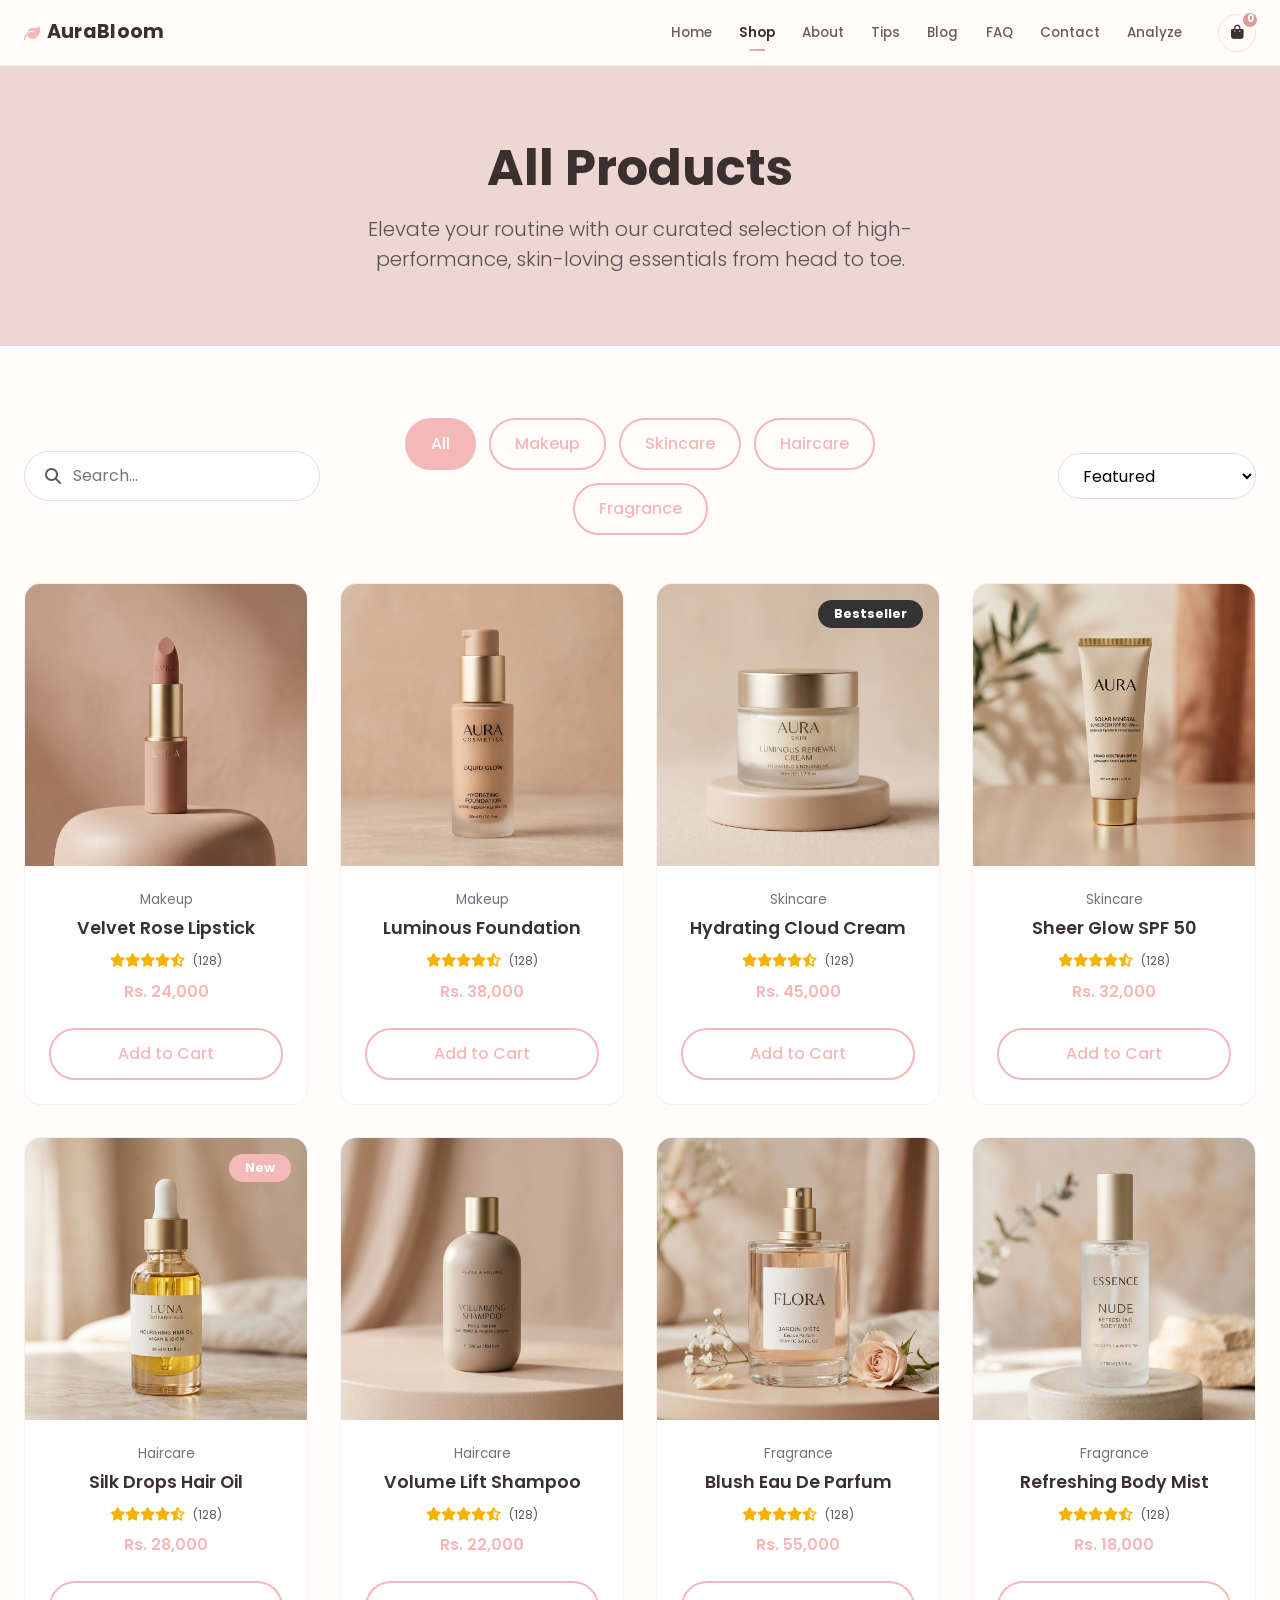
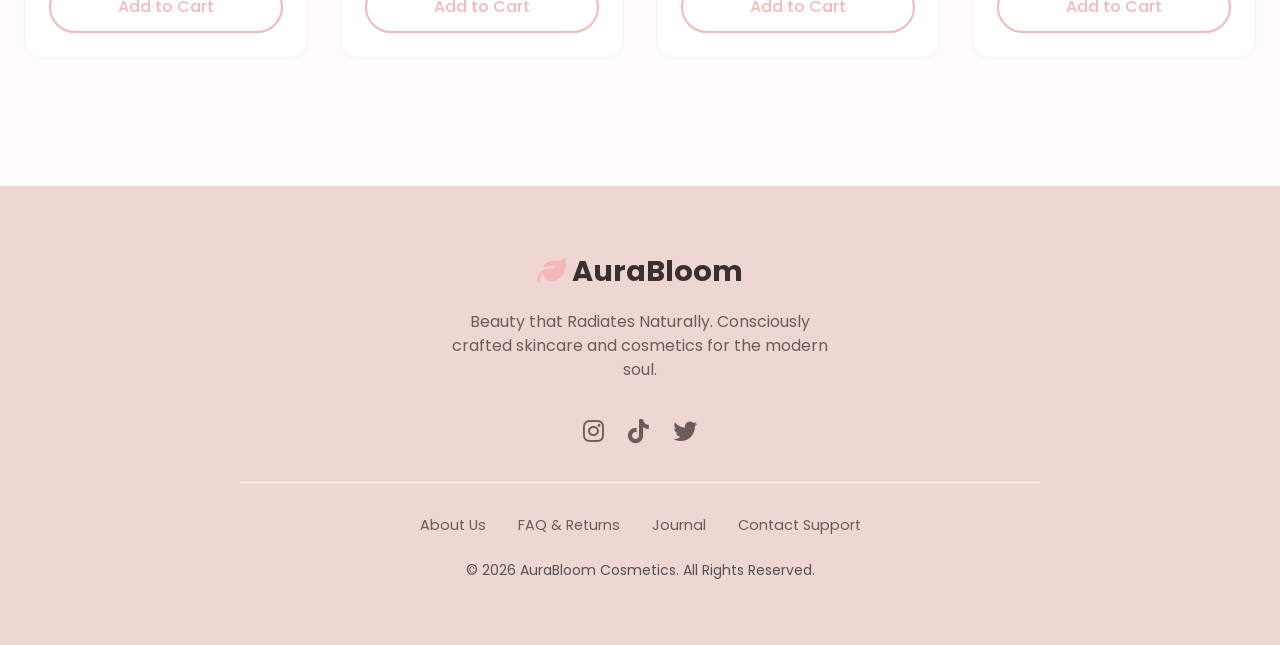
<file: products.html>
<!DOCTYPE html>
<html lang="en">
<head>
    <meta charset="UTF-8">
    <meta name="viewport" content="width=device-width, initial-scale=1.0">
    <title>Products - AuraBloom</title>
    <link rel="preconnect" href="https://fonts.googleapis.com">
    <link rel="preconnect" href="https://fonts.gstatic.com" crossorigin>
    <link href="https://fonts.googleapis.com/css2?family=Poppins:wght@300;400;500;600;700&display=swap" rel="stylesheet">
    <!-- Kept strictly for any deep JS dependencies if needed -->
    <link href="https://cdn.jsdelivr.net/npm/bootstrap@5.3.0/dist/css/bootstrap.min.css" rel="stylesheet">
    <link rel="stylesheet" href="https://cdnjs.cloudflare.com/ajax/libs/font-awesome/6.4.0/css/all.min.css">
    
    <link rel="stylesheet" href="css/layout.css">
    <link rel="stylesheet" href="css/style.css">
</head>
<body>

    <!-- Navbar -->
    <nav class="ab-nav" id="siteNav">
        <div class="ab-nav-inner">
            <a href="index.html" class="ab-brand"><i class="fa-solid fa-leaf"></i> AuraBloom</a>
            <button class="ab-hamburger" id="navToggle" aria-label="Toggle menu">
                <span></span><span></span><span></span>
            </button>
            <ul class="ab-links" id="navLinks">
                <li><a href="index.html">Home</a></li>
                <li><a href="products.html" class="active">Shop</a></li>
                <li><a href="about.html">About</a></li>
                <li><a href="tips.html">Tips</a></li>
                <li><a href="blog.html">Blog</a></li>
                <li><a href="faq.html">FAQ</a></li>
                <li><a href="contact.html">Contact</a></li>
                <li><a href="analyze.html">Analyze</a></li>
            </ul>
            <div class="ab-actions">
                <a href="products.html" class="ab-cart-btn" title="Cart">
                    <i class="fa-solid fa-bag-shopping"></i>
                    <span class="ab-cart-badge" id="cart-counter">0</span>
                </a>
            </div>
        </div>
    </nav>

    <div class="bg-secondary py-5">
        <div class="custom-container text-center py-4 animate-on-scroll">
            <h1 class="display-5 fw-bold mb-3">All Products</h1>
            <p class="lead mb-0 text-muted mx-auto" style="max-width: 600px;">Elevate your routine with our curated selection of high-performance, skin-loving essentials from head to toe.</p>
        </div>
    </div>

    <!-- Products Section -->
    <section class="custom-container py-5 mt-4">
        
        <!-- Filters & Search Toolbar -->
        <div class="flex-space-between flex-wrap gap-4 mb-5 animate-on-scroll" style="align-items: center;">
            <div style="flex: 1; min-width: 250px;">
                <div style="display:flex; align-items:center; border: 1px solid #ddd; background: white; border-radius: 50px; padding: 0.75rem 1.25rem;">
                    <i class="fa-solid fa-search text-muted" style="margin-right: 0.75rem;"></i>
                    <input type="text" id="productSearch" placeholder="Search..." style="border: none; outline: none; flex: 1; background: transparent; padding: 0; margin: 0; font-family: inherit; font-size: 1rem;">
                </div>
            </div>
            <div style="flex: 2; min-width: 300px; display: flex; flex-wrap: wrap; justify-content: center; gap: 0.8rem;">
                <button class="custom-btn custom-btn-outline filter-btn active" data-filter="all">All</button>
                <button class="custom-btn custom-btn-outline filter-btn" data-filter="makeup">Makeup</button>
                <button class="custom-btn custom-btn-outline filter-btn" data-filter="skincare">Skincare</button>
                <button class="custom-btn custom-btn-outline filter-btn" data-filter="haircare">Haircare</button>
                <button class="custom-btn custom-btn-outline filter-btn" data-filter="fragrance">Fragrance</button>
            </div>
            <div style="flex: 1; min-width: 200px; text-align: right;">
                <select id="sortSelect" style="padding: 0.6rem 1.25rem; border-radius: 50px; border: 1px solid #ddd; background: white; outline: none; font-family: inherit; font-size: 1rem;">
                    <option value="default">Featured</option>
                    <option value="price-low">Price: Low to High</option>
                    <option value="price-high">Price: High to Low</option>
                </select>
            </div>
        </div>

        <!-- Products Grid -->
        <div class="grid-container grid-4" id="productsGrid">
            
            <div class="product-item" data-category="makeup" data-price="24000" data-id="1">
                <div class="product-card">
                    <a href="product-detail.html" style="display:block; text-decoration:none;">
                        <a href="product-detail.html" style="display:block;">
                        <img src="images/lipstick_1776176421763.png" alt="Velvet Rose Lipstick">
                    </a>
                    </a>
                    <div class="product-card-body">
                        <span class="product-card-category">Makeup</span>
                        <a href="product-detail.html" style="text-decoration:none; color:inherit;">
                            <a href="product-detail.html" style="text-decoration:none; color:inherit;"><h3 class="product-card-title">Velvet Rose Lipstick</h3></a>
                        </a>
                        <div class="mt-1 mb-2" style="color: #f5b301; font-size: 0.85rem;"><i class="fa-solid fa-star"></i><i class="fa-solid fa-star"></i><i class="fa-solid fa-star"></i><i class="fa-solid fa-star"></i><i class="fa-solid fa-star-half-stroke"></i> <span class="text-muted ms-1" style="font-size: 0.75rem;">(128)</span></div>
                        <span class="product-card-price">Rs. 24,000</span>
                        <button class="custom-btn custom-btn-outline product-card-btn add-to-cart-btn">Add to Cart</button>
                    </div>
                </div>
            </div>
            
            <div class="product-item" data-category="makeup" data-price="38000" data-id="2">
                <div class="product-card">
                    <a href="product-detail.html" style="display:block; text-decoration:none;">
                        <a href="product-detail.html" style="display:block;">
                        <img src="images/foundation_1776176450985.png" alt="Luminous Foundation">
                    </a>
                    </a>
                    <div class="product-card-body">
                        <span class="product-card-category">Makeup</span>
                        <a href="product-detail.html" style="text-decoration:none; color:inherit;">
                            <a href="product-detail.html" style="text-decoration:none; color:inherit;"><h3 class="product-card-title">Luminous Foundation</h3></a>
                        </a>
                        <div class="mt-1 mb-2" style="color: #f5b301; font-size: 0.85rem;"><i class="fa-solid fa-star"></i><i class="fa-solid fa-star"></i><i class="fa-solid fa-star"></i><i class="fa-solid fa-star"></i><i class="fa-solid fa-star-half-stroke"></i> <span class="text-muted ms-1" style="font-size: 0.75rem;">(128)</span></div>
                        <span class="product-card-price">Rs. 38,000</span>
                        <button class="custom-btn custom-btn-outline product-card-btn add-to-cart-btn">Add to Cart</button>
                    </div>
                </div>
            </div>
            
            <div class="product-item" data-category="skincare" data-price="45000" data-id="3">
                <div class="product-card" style="position: relative;">
                    <span class="badge" style="position: absolute; top:1rem; right:1rem; background-color:#333; color:white; padding:0.5rem 1rem; border-radius:50px; font-size:0.8rem; z-index:2;">Bestseller</span>
                    <a href="product-detail.html" style="display:block; text-decoration:none;">
                        <a href="product-detail.html" style="display:block;">
                        <img src="images/moisturizer_1776176468643.png" alt="Hydrating Cloud Cream">
                    </a>
                    </a>
                    <div class="product-card-body">
                        <span class="product-card-category">Skincare</span>
                        <a href="product-detail.html" style="text-decoration:none; color:inherit;">
                            <a href="product-detail.html" style="text-decoration:none; color:inherit;"><h3 class="product-card-title">Hydrating Cloud Cream</h3></a>
                        </a>
                        <div class="mt-1 mb-2" style="color: #f5b301; font-size: 0.85rem;"><i class="fa-solid fa-star"></i><i class="fa-solid fa-star"></i><i class="fa-solid fa-star"></i><i class="fa-solid fa-star"></i><i class="fa-solid fa-star-half-stroke"></i> <span class="text-muted ms-1" style="font-size: 0.75rem;">(128)</span></div>
                        <span class="product-card-price">Rs. 45,000</span>
                        <button class="custom-btn custom-btn-outline product-card-btn add-to-cart-btn">Add to Cart</button>
                    </div>
                </div>
            </div>
            
            <div class="product-item" data-category="skincare" data-price="32000" data-id="4">
                <div class="product-card">
                    <a href="product-detail.html" style="display:block; text-decoration:none;">
                        <a href="product-detail.html" style="display:block;">
                        <img src="images/sunscreen_1776176485041.png" alt="Sheer Glow SPF 50">
                    </a>
                    </a>
                    <div class="product-card-body">
                        <span class="product-card-category">Skincare</span>
                        <a href="product-detail.html" style="text-decoration:none; color:inherit;">
                            <a href="product-detail.html" style="text-decoration:none; color:inherit;"><h3 class="product-card-title">Sheer Glow SPF 50</h3></a>
                        </a>
                        <div class="mt-1 mb-2" style="color: #f5b301; font-size: 0.85rem;"><i class="fa-solid fa-star"></i><i class="fa-solid fa-star"></i><i class="fa-solid fa-star"></i><i class="fa-solid fa-star"></i><i class="fa-solid fa-star-half-stroke"></i> <span class="text-muted ms-1" style="font-size: 0.75rem;">(128)</span></div>
                        <span class="product-card-price">Rs. 32,000</span>
                        <button class="custom-btn custom-btn-outline product-card-btn add-to-cart-btn">Add to Cart</button>
                    </div>
                </div>
            </div>

            <!-- NEW PRODUCTS -->
            <div class="product-item" data-category="haircare" data-price="28000" data-id="5">
                <div class="product-card" style="position: relative;">
                    <span class="badge" style="position: absolute; top:1rem; right:1rem; background-color:var(--primary-color); color:white; padding:0.5rem 1rem; border-radius:50px; font-size:0.8rem; z-index:2;">New</span>
                    <a href="product-detail.html" style="display:block; text-decoration:none;">
                        <a href="product-detail.html" style="display:block;">
                        <img src="images/hairoil_1776177386553.png" alt="Silk Drops Hair Oil">
                    </a>
                    </a>
                    <div class="product-card-body">
                        <span class="product-card-category">Haircare</span>
                        <a href="product-detail.html" style="text-decoration:none; color:inherit;">
                            <a href="product-detail.html" style="text-decoration:none; color:inherit;"><h3 class="product-card-title">Silk Drops Hair Oil</h3></a>
                        </a>
                        <div class="mt-1 mb-2" style="color: #f5b301; font-size: 0.85rem;"><i class="fa-solid fa-star"></i><i class="fa-solid fa-star"></i><i class="fa-solid fa-star"></i><i class="fa-solid fa-star"></i><i class="fa-solid fa-star-half-stroke"></i> <span class="text-muted ms-1" style="font-size: 0.75rem;">(128)</span></div>
                        <span class="product-card-price">Rs. 28,000</span>
                        <button class="custom-btn custom-btn-outline product-card-btn add-to-cart-btn">Add to Cart</button>
                    </div>
                </div>
            </div>

            <div class="product-item" data-category="haircare" data-price="22000" data-id="6">
                <div class="product-card">
                    <a href="product-detail.html" style="display:block; text-decoration:none;">
                        <a href="product-detail.html" style="display:block;">
                        <img src="images/shampoo_1776177404185.png" alt="Volumize Shampoo">
                    </a>
                    </a>
                    <div class="product-card-body">
                        <span class="product-card-category">Haircare</span>
                        <a href="product-detail.html" style="text-decoration:none; color:inherit;">
                            <a href="product-detail.html" style="text-decoration:none; color:inherit;"><h3 class="product-card-title">Volume Lift Shampoo</h3></a>
                        </a>
                        <div class="mt-1 mb-2" style="color: #f5b301; font-size: 0.85rem;"><i class="fa-solid fa-star"></i><i class="fa-solid fa-star"></i><i class="fa-solid fa-star"></i><i class="fa-solid fa-star"></i><i class="fa-solid fa-star-half-stroke"></i> <span class="text-muted ms-1" style="font-size: 0.75rem;">(128)</span></div>
                        <span class="product-card-price">Rs. 22,000</span>
                        <button class="custom-btn custom-btn-outline product-card-btn add-to-cart-btn">Add to Cart</button>
                    </div>
                </div>
            </div>

            <div class="product-item" data-category="fragrance" data-price="55000" data-id="7">
                <div class="product-card">
                    <a href="product-detail.html" style="display:block; text-decoration:none;">
                        <a href="product-detail.html" style="display:block;">
                        <img src="images/perfume_1776177339084.png" alt="AuraBloom Perfume">
                    </a>
                    </a>
                    <div class="product-card-body">
                        <span class="product-card-category">Fragrance</span>
                        <a href="product-detail.html" style="text-decoration:none; color:inherit;">
                            <a href="product-detail.html" style="text-decoration:none; color:inherit;"><h3 class="product-card-title">Blush Eau De Parfum</h3></a>
                        </a>
                        <div class="mt-1 mb-2" style="color: #f5b301; font-size: 0.85rem;"><i class="fa-solid fa-star"></i><i class="fa-solid fa-star"></i><i class="fa-solid fa-star"></i><i class="fa-solid fa-star"></i><i class="fa-solid fa-star-half-stroke"></i> <span class="text-muted ms-1" style="font-size: 0.75rem;">(128)</span></div>
                        <span class="product-card-price">Rs. 55,000</span>
                        <button class="custom-btn custom-btn-outline product-card-btn add-to-cart-btn">Add to Cart</button>
                    </div>
                </div>
            </div>

            <div class="product-item" data-category="fragrance" data-price="18000" data-id="8">
                <div class="product-card">
                    <a href="product-detail.html" style="display:block; text-decoration:none;">
                        <a href="product-detail.html" style="display:block;">
                        <img src="images/bodymist_1776177357518.png" alt="Body Mist">
                    </a>
                    </a>
                    <div class="product-card-body">
                        <span class="product-card-category">Fragrance</span>
                        <a href="product-detail.html" style="text-decoration:none; color:inherit;">
                            <a href="product-detail.html" style="text-decoration:none; color:inherit;"><h3 class="product-card-title">Refreshing Body Mist</h3></a>
                        </a>
                        <div class="mt-1 mb-2" style="color: #f5b301; font-size: 0.85rem;"><i class="fa-solid fa-star"></i><i class="fa-solid fa-star"></i><i class="fa-solid fa-star"></i><i class="fa-solid fa-star"></i><i class="fa-solid fa-star-half-stroke"></i> <span class="text-muted ms-1" style="font-size: 0.75rem;">(128)</span></div>
                        <span class="product-card-price">Rs. 18,000</span>
                        <button class="custom-btn custom-btn-outline product-card-btn add-to-cart-btn">Add to Cart</button>
                    </div>
                </div>
            </div>

        </div>
    </section>

    <!-- Custom Footer -->
    <footer class="site-footer">
        <div class="site-footer-logo">
            <i class="fa-solid fa-leaf text-primary-soft"></i> AuraBloom
        </div>
        <p class="site-footer-desc">Beauty that Radiates Naturally. Consciously crafted skincare and cosmetics for the modern soul.</p>
        <div class="site-footer-socials">
            <a href="#"><i class="fa-brands fa-instagram"></i></a>
            <a href="#"><i class="fa-brands fa-tiktok"></i></a>
            <a href="#"><i class="fa-brands fa-twitter"></i></a>
        </div>
        <div class="site-footer-links">
            <a href="about.html">About Us</a>
            <a href="faq.html">FAQ & Returns</a>
            <a href="blog.html">Journal</a>
            <a href="contact.html">Contact Support</a>
        </div>
        <p class="small mb-0 mt-4 text-muted">&copy; 2026 AuraBloom Cosmetics. All Rights Reserved.</p>
    </footer>

    <script src="https://cdn.jsdelivr.net/npm/bootstrap@5.3.0/dist/js/bootstrap.bundle.min.js"></script>
    <script src="js/main.js"></script>
</body>
</html>
</file>
<file: css/style.css>
:root {
    --primary-color: #f4b8b8;       /* Soft pink */
    --primary-hover: #e09898;       
    --secondary-color: #eed6d3;     /* Nude / Beige */
    --accent-color: #e8b4b8;        /* Rose / Peachy */
    --bg-main: #fffcfb;             /* Very light nude */
    --bg-card: #ffffff;
    --text-main: #3a302f;           /* Deeper warm dark brown — more contrast */
    --text-muted: #6b5c5a;          /* Darker muted for readability */
    --shadow-soft: 0 10px 30px rgba(0, 0, 0, 0.05);
    --shadow-hover: 0 15px 35px rgba(244, 184, 184, 0.2);
    --transition: all 0.3s ease-in-out;
}

body {
    font-family: 'Poppins', sans-serif;
    color: var(--text-main);
    background-color: var(--bg-main);
    overflow-x: hidden;
    scroll-behavior: smooth;
}

/* Typography styles */
h1, h2, h3, h4, h5, h6 {
    font-weight: 600;
    color: var(--text-main);
}

.text-primary-soft {
    color: var(--primary-color) !important;
}

/* ── Navbar — Slim Premium ── */
.ab-nav {
    position: sticky;
    top: 0;
    z-index: 1050;
    background: rgba(255, 252, 251, 0.85);
    backdrop-filter: blur(18px);
    -webkit-backdrop-filter: blur(18px);
    border-bottom: 1px solid rgba(244, 184, 184, 0.15);
    padding: 0.85rem 0;
    transition: box-shadow 0.3s ease;
}
.ab-nav.scrolled {
    box-shadow: 0 2px 20px rgba(58, 48, 47, 0.08);
}

.ab-nav-inner {
    max-width: 1320px;
    margin: 0 auto;
    padding: 0 1.5rem;
    display: flex;
    align-items: center;
    justify-content: space-between;
    gap: 1.5rem;
}

/* Brand */
.ab-brand {
    font-family: 'Poppins', sans-serif;
    font-size: 1.2rem;
    font-weight: 700;
    color: var(--text-main);
    text-decoration: none;
    display: flex;
    align-items: center;
    gap: 0.4rem;
    flex-shrink: 0;
    letter-spacing: 0.3px;
}
.ab-brand i {
    color: var(--primary-color);
    font-size: 1rem;
}

/* Links */
.ab-links {
    display: flex;
    align-items: center;
    gap: 0.2rem;
    list-style: none;
    margin: 0 0 0 auto;
    padding: 0;
}
.ab-links a {
    display: block;
    padding: 0.5rem 0.75rem;
    font-family: 'Poppins', sans-serif;
    font-size: 0.84rem;
    font-weight: 500;
    color: var(--text-muted);
    text-decoration: none;
    border-radius: 6px;
    position: relative;
    transition: color 0.25s ease, background 0.25s ease;
    white-space: nowrap;
}
.ab-links a:hover {
    color: var(--text-main);
    background: rgba(244, 184, 184, 0.08);
}
.ab-links a.active {
    color: var(--text-main);
    font-weight: 600;
}
.ab-links a.active::after {
    content: '';
    position: absolute;
    bottom: 0;
    left: 50%;
    transform: translateX(-50%);
    width: 16px;
    height: 2px;
    background: linear-gradient(90deg, var(--primary-color), var(--primary-hover));
    border-radius: 2px;
}

/* Right actions */
.ab-actions {
    display: flex;
    align-items: center;
    gap: 0.5rem;
    flex-shrink: 0;
}

/* Cart icon button */
.ab-cart-btn {
    position: relative;
    display: flex;
    align-items: center;
    justify-content: center;
    width: 38px;
    height: 38px;
    border-radius: 50%;
    border: 1.5px solid rgba(244, 184, 184, 0.4);
    background: transparent;
    color: var(--text-main);
    font-size: 0.9rem;
    text-decoration: none;
    transition: all 0.25s ease;
}
.ab-cart-btn:hover {
    background: var(--primary-color);
    border-color: var(--primary-color);
    color: #fff;
    transform: translateY(-1px);
}
.ab-cart-badge {
    position: absolute;
    top: -4px;
    right: -4px;
    min-width: 18px;
    height: 18px;
    display: flex;
    align-items: center;
    justify-content: center;
    background: var(--primary-hover);
    color: #fff;
    font-size: 0.65rem;
    font-weight: 700;
    border-radius: 50%;
    line-height: 1;
    border: 2px solid var(--bg-main);
    transition: transform 0.2s ease;
}

/* Hamburger */
.ab-hamburger {
    display: none;
    flex-direction: column;
    gap: 4px;
    background: none;
    border: none;
    cursor: pointer;
    padding: 6px;
    z-index: 1060;
}
.ab-hamburger span {
    display: block;
    width: 20px;
    height: 2px;
    background: var(--text-main);
    border-radius: 2px;
    transition: all 0.3s ease;
}

/* Mobile */
@media (max-width: 991px) {
    .ab-hamburger {
        display: flex;
        order: 3;
    }
    .ab-actions {
        order: 2;
        margin-left: auto;
    }
    .ab-links {
        display: none;
        position: absolute;
        top: 100%;
        left: 0;
        right: 0;
        flex-direction: column;
        background: rgba(255, 252, 251, 0.97);
        backdrop-filter: blur(18px);
        padding: 1rem 1.5rem 1.5rem;
        gap: 0.25rem;
        border-bottom: 1px solid rgba(244, 184, 184, 0.15);
        box-shadow: 0 8px 24px rgba(58, 48, 47, 0.08);
    }
    .ab-links.open { display: flex; }
    .ab-links a {
        padding: 0.6rem 0.75rem;
        font-size: 0.9rem;
        border-radius: 8px;
    }
    .ab-links a:hover {
        background: rgba(244, 184, 184, 0.12);
    }
}

/* Buttons */
.btn-primary-custom {
    background-color: var(--primary-color);
    color: white;
    border: none;
    padding: 0.6rem 1.5rem;
    border-radius: 50px;
    font-weight: 500;
    transition: var(--transition);
}

.btn-primary-custom:hover {
    background-color: var(--primary-hover);
    color: white;
    transform: translateY(-2px);
    box-shadow: var(--shadow-hover);
}

.btn-outline-custom {
    background-color: transparent;
    color: var(--primary-color);
    border: 2px solid var(--primary-color);
    padding: 0.6rem 1.5rem;
    border-radius: 50px;
    font-weight: 500;
    transition: var(--transition);
}

.btn-outline-custom:hover {
    background-color: var(--primary-color);
    color: white;
    transform: translateY(-2px);
    box-shadow: var(--shadow-hover);
}

/* ── Hero Carousel ── */
.hero-slide {
    position: relative;
    width: 100%;
    overflow: hidden;
}

/* Image defines the slide height — all 3 slides identical */
.hero-slide-img {
    display: block;
    width: 100%;
    height: 75vh;
    min-height: 320px;
    object-fit: cover;
    object-position: center;
}

/* Overlay sits on top of image */
.hero-slide-overlay {
    position: absolute;
    inset: 0;
    display: flex;
    align-items: center;
    justify-content: center;
    padding: 1.5rem;
}

/* Frosted glass content box — warm rose-brown to match AuraBloom palette */
.hero-slide-box {
    background: rgba(58, 28, 28, 0.58);
    backdrop-filter: blur(10px);
    -webkit-backdrop-filter: blur(10px);
    border: 1px solid rgba(244, 184, 184, 0.25);
    border-radius: 18px;
    padding: 2rem 2.5rem;
    text-align: center;
    max-width: 560px;
    width: 100%;
    box-shadow: 0 10px 40px rgba(58, 28, 28, 0.3);
}

.hero-slide-title {
    font-size: clamp(1.5rem, 4vw, 2.4rem);
    font-weight: 700;
    color: #fff !important;
    margin-bottom: 0.6rem;
    line-height: 1.2;
    text-shadow: 0 2px 6px rgba(0,0,0,0.2);
}

.hero-slide-text {
    color: rgba(255, 255, 255, 0.88);
    font-size: clamp(0.88rem, 2vw, 1rem);
    line-height: 1.6;
    margin-bottom: 1.25rem;
}

.hero-slide-btn {
    display: inline-block;
    padding: 0.6rem 1.6rem;
    border-radius: 50px;
    font-weight: 600;
    font-size: 0.9rem;
    text-decoration: none;
    transition: all 0.3s ease;
    background-color: var(--primary-color);
    color: #fff;
    box-shadow: 0 4px 14px rgba(0,0,0,0.2);
}
.hero-slide-btn:hover {
    background-color: var(--primary-hover);
    color: #fff;
    transform: translateY(-2px);
    box-shadow: 0 6px 20px rgba(0,0,0,0.25);
}
.hero-slide-btn-outline {
    background-color: rgba(255,255,255,0.14);
    border: 2px solid rgba(255,255,255,0.8);
    color: #fff;
}
.hero-slide-btn-outline:hover {
    background-color: rgba(255,255,255,0.28);
    color: #fff;
}

/* Mobile */
@media (max-width: 576px) {
    .hero-slide-img {
        height: 65vw;
        min-height: 260px;
    }
    .hero-slide-box {
        padding: 1.1rem 1.25rem;
        border-radius: 14px;
        max-width: 92%;
    }
    .hero-slide-btn {
        padding: 0.48rem 1.1rem;
        font-size: 0.82rem;
    }
}

/* Cards */
.card {
    border: none;
    border-radius: 15px;
    background-color: var(--bg-card);
    box-shadow: var(--shadow-soft);
    transition: var(--transition);
    overflow: hidden;
}

.card:hover {
    transform: translateY(-10px);
    box-shadow: var(--shadow-hover);
}

.card-img-top {
    height: 300px;
    object-fit: cover;
    transition: var(--transition);
}

.card:hover .card-img-top {
    transform: scale(1.05);
}

.card-title {
    font-size: 1.25rem;
    font-weight: 600;
}

.card-text.price {
    color: var(--primary-color);
    font-weight: 600;
    font-size: 1.1rem;
}

/* Footer */
footer {
    background-color: var(--secondary-color);
    color: var(--text-main);
    padding: 3rem 0;
    margin-top: 5rem;
}
footer a {
    color: var(--text-main);
    text-decoration: none;
    transition: var(--transition);
}
footer a:hover {
    color: var(--primary-color);
}

/* Animations */
.fade-in {
    opacity: 0;
    transform: translateY(20px);
    animation: fadeIn 0.8s forwards;
}

@keyframes fadeIn {
    to {
        opacity: 1;
        transform: translateY(0);
    }
}

/* Search and Filters */
.filter-btn.active {
    background-color: var(--primary-color);
    color: white;
}

/* Tips Page Cards */
.tip-card {
    border-left: 4px solid var(--primary-color);
}

/* Forms */
.form-control {
    border-radius: 10px;
    border: 1px solid #e2e8f0;
    padding: 0.8rem;
}
.form-control:focus {
    box-shadow: 0 0 0 0.25rem rgba(244, 184, 184, 0.25);
    border-color: var(--primary-color);
}

/* Testimonials */
.testimonial-card {
    border-radius: 15px;
    background-color: var(--bg-card);
    transition: var(--transition);
    border: 1px solid rgba(0,0,0,0.05);
}
.testimonial-card:hover {
    box-shadow: var(--shadow-hover);
    transform: translateY(-5px);
}
.avatar-img {
    width: 60px;
    height: 60px;
    object-fit: cover;
    border-radius: 50%;
}

/* Accordion Customization */
.accordion-button:not(.collapsed) {
    color: var(--primary-color);
    background-color: var(--bg-main);
    box-shadow: inset 0 -1px 0 rgba(0,0,0,.125);
}
.accordion-button:focus {
    border-color: var(--primary-color);
    box-shadow: 0 0 0 0.25rem rgba(244, 184, 184, 0.25);
}

/* Newsletter Input */
.newsletter-input {
    border-top-right-radius: 0;
    border-bottom-right-radius: 0;
    border-color: rgba(244, 184, 184, 0.5);
}
.newsletter-btn {
    border-top-left-radius: 0;
    border-bottom-left-radius: 0;
}

/* Timeline Customization */
.timeline {
    border-left: 2px solid var(--primary-color);
    padding-left: 1.5rem;
    margin-left: 1rem;
}
.timeline-item {
    position: relative;
    margin-bottom: 2rem;
}
.timeline-item::before {
    content: '';
    position: absolute;
    left: -2rem;
    top: 5px;
    width: 15px;
    height: 15px;
    border-radius: 50%;
    background-color: var(--primary-color);
}
</file>
<file: css/layout.css>
/* css/layout.css - Custom layout system replacing Bootstrap */

/* Global Resets & Elements */
html { box-sizing: border-box; }
*, *:before, *:after { box-sizing: inherit; }

img { max-width: 100%; height: auto; display: block; }
a { text-decoration: none; }
ul { list-style: none; padding: 0; margin: 0; }

/* typography helpers */
.text-center { text-align: center; }
.text-muted { color: #6c757d; }
.text-white { color: #fff; }
.fw-bold { font-weight: 700; }
.lead { font-size: 1.25rem; font-weight: 300; }
.display-4 { font-size: calc(1.475rem + 2.7vw); font-weight: 300; line-height: 1.2; }
.display-5 { font-size: calc(1.425rem + 2.1vw); font-weight: 300; line-height: 1.2; }
.mb-0 { margin-bottom: 0 !important; }
.mb-2 { margin-bottom: 0.5rem !important; }
.mb-3 { margin-bottom: 1rem !important; }
.mb-4 { margin-bottom: 1.5rem !important; }
.mb-5 { margin-bottom: 3rem !important; }
.mt-2 { margin-top: 0.5rem !important; }
.mt-3 { margin-top: 1rem !important; }
.mt-4 { margin-top: 1.5rem !important; }
.mt-5 { margin-top: 3rem !important; }
.py-5 { padding-top: 3rem !important; padding-bottom: 3rem !important; }
.px-4 { padding-left: 1.5rem !important; padding-right: 1.5rem !important; }
.mx-auto { margin-left: auto !important; margin-right: auto !important; }
.w-100 { width: 100% !important; }

/* Custom Container */
.custom-container {
    width: 100%;
    max-width: 1320px;
    margin-right: auto;
    margin-left: auto;
    padding-right: 1.5rem;
    padding-left: 1.5rem;
}

.custom-container-fluid {
    width: 100%;
    padding-right: 1.5rem;
    padding-left: 1.5rem;
}

/* Custom CSS Grids */
.grid-container {
    display: grid;
    gap: 2rem;
}
.grid-2 { grid-template-columns: repeat(2, 1fr); }
.grid-3 { grid-template-columns: repeat(3, 1fr); }
.grid-4 { grid-template-columns: repeat(4, 1fr); }

@media (max-width: 991px) {
    .grid-4, .grid-3 { grid-template-columns: repeat(2, 1fr); }
}
@media (max-width: 768px) {
    .grid-4, .grid-3, .grid-2 { grid-template-columns: 1fr; }
}

/* Flexbox utilities */
.flex-row-center { display: flex; justify-content: center; align-items: center; }
.flex-space-between { display: flex; justify-content: space-between; align-items: center; }
.flex-column { display: flex; flex-direction: column; }
.gap-2 { gap: 0.5rem; }
.gap-3 { gap: 1rem; }
.gap-4 { gap: 1.5rem; }

/* Consistent Header Items */
.site-header {
    background-color: var(--bg-card);
    position: sticky;
    top: 0;
    z-index: 1000;
    padding: 0;
}
.site-nav {
    display: flex;
    justify-content: space-between;
    align-items: center;
    flex-wrap: wrap;
    gap: 0.75rem;
}
.site-logo {
    font-size: 1.25rem;
    font-weight: 700;
    color: var(--text-main);
    display: flex;
    align-items: center;
    gap: 0.4rem;
    margin-right: auto;
}
.site-nav-links {
    display: flex;
    gap: 0.5rem;
    flex-wrap: wrap;
    justify-content: center;
    align-items: center;
}
.site-nav-links a {
    color: var(--text-muted);
    font-weight: 500;
    font-size: 0.85rem;
    transition: color 0.25s ease;
}
.site-nav-links a:hover, .site-nav-links a.active {
    color: var(--text-main);
}
.site-nav-actions {
    display: flex;
    align-items: center;
}

/* Consistent Footer Items */
.site-footer {
    background-color: var(--secondary-color);
    padding: 4rem 1.5rem;
    text-align: center;
}
.site-footer-logo {
    font-size: 1.8rem;
    font-weight: 700;
    color: var(--text-main);
    margin-bottom: 1rem;
}
.site-footer-desc {
    color: var(--text-muted);
    max-width: 400px;
    margin: 0 auto 2rem auto;
}
.site-footer-socials {
    display: flex;
    justify-content: center;
    gap: 1.5rem;
    margin-bottom: 2rem;
}
.site-footer-socials a {
    color: var(--text-muted);
    font-size: 1.5rem;
}
.site-footer-links {
    display: flex;
    justify-content: center;
    flex-wrap: wrap;
    gap: 2rem;
    border-top: 1px solid #fff;
    padding-top: 2rem;
    margin: 0 auto;
    max-width: 800px;
}
.site-footer-links a {
    color: var(--text-muted);
    font-size: 0.9rem;
}

/* Cards & Layout Modules */
.product-card {
    background: #fff;
    border: 1px solid rgba(0,0,0,0.05);
    border-radius: 1rem;
    overflow: hidden;
    display: flex;
    flex-direction: column;
    text-align: center;
    height: 100%;
    transition: transform 0.3s ease, box-shadow 0.3s ease;
}
.product-card:hover {
    transform: translateY(-5px);
    box-shadow: 0 10px 20px var(--shadow-color);
}
.product-card img {
    width: 100%;
    height: auto;
}
.product-card-body {
    padding: 1.5rem;
    display: flex;
    flex-direction: column;
    flex-grow: 1;
}
.product-card-category { font-size: 0.85rem; color: #6c757d; margin-bottom: 0.5rem; }
.product-card-title { font-size: 1.1rem; font-weight: 600; margin-bottom: 0.5rem; color: var(--text-main); }
.product-card-price { color: var(--primary-color); font-weight: 600; margin-bottom: 1.5rem; }
.product-card-btn { margin-top: auto; }

/* Sections */
/* Override Bootstrap's grey .bg-secondary with AuraBloom's warm beige */
.bg-secondary { background-color: var(--secondary-color) !important; }

/* Page header banners — warm gradient with high-contrast dark text */
.page-header-banner {
    background: linear-gradient(135deg, #eed6d3 0%, #f9ede8 50%, #fce8e8 100%);
    border-bottom: 1px solid rgba(244, 184, 184, 0.3);
}
.page-header-banner h1,
.page-header-banner h2,
.page-header-banner p {
    color: var(--text-main) !important;
    text-shadow: none;
}
.bg-white { background-color: #fff; }
.shadow-sm { box-shadow: 0 .125rem .25rem rgba(0,0,0,.075) !important; }
.rounded-4 { border-radius: 1rem !important; }
.rounded-5 { border-radius: 2rem !important; }
.border { border: 1px solid #dee2e6 !important; }
.d-none { display: none !important; }
@media (min-width: 768px) {
    .d-md-block { display: block !important; }
}

/* Base custom button structure */
.custom-btn {
    display: inline-block;
    padding: 0.75rem 1.5rem;
    border-radius: 50px;
    font-weight: 500;
    transition: all 0.3s ease;
    cursor: pointer;
    border: none;
}
.custom-btn-primary {
    background-color: var(--primary-color);
    color: white;
}
.custom-btn-primary:hover {
    background-color: var(--text-main);
}
.custom-btn-outline {
    background-color: transparent;
    border: 2px solid var(--primary-color);
    color: var(--primary-color);
}
.custom-btn-outline:hover {
    background-color: var(--primary-color);
    color: white;
}
</file>
